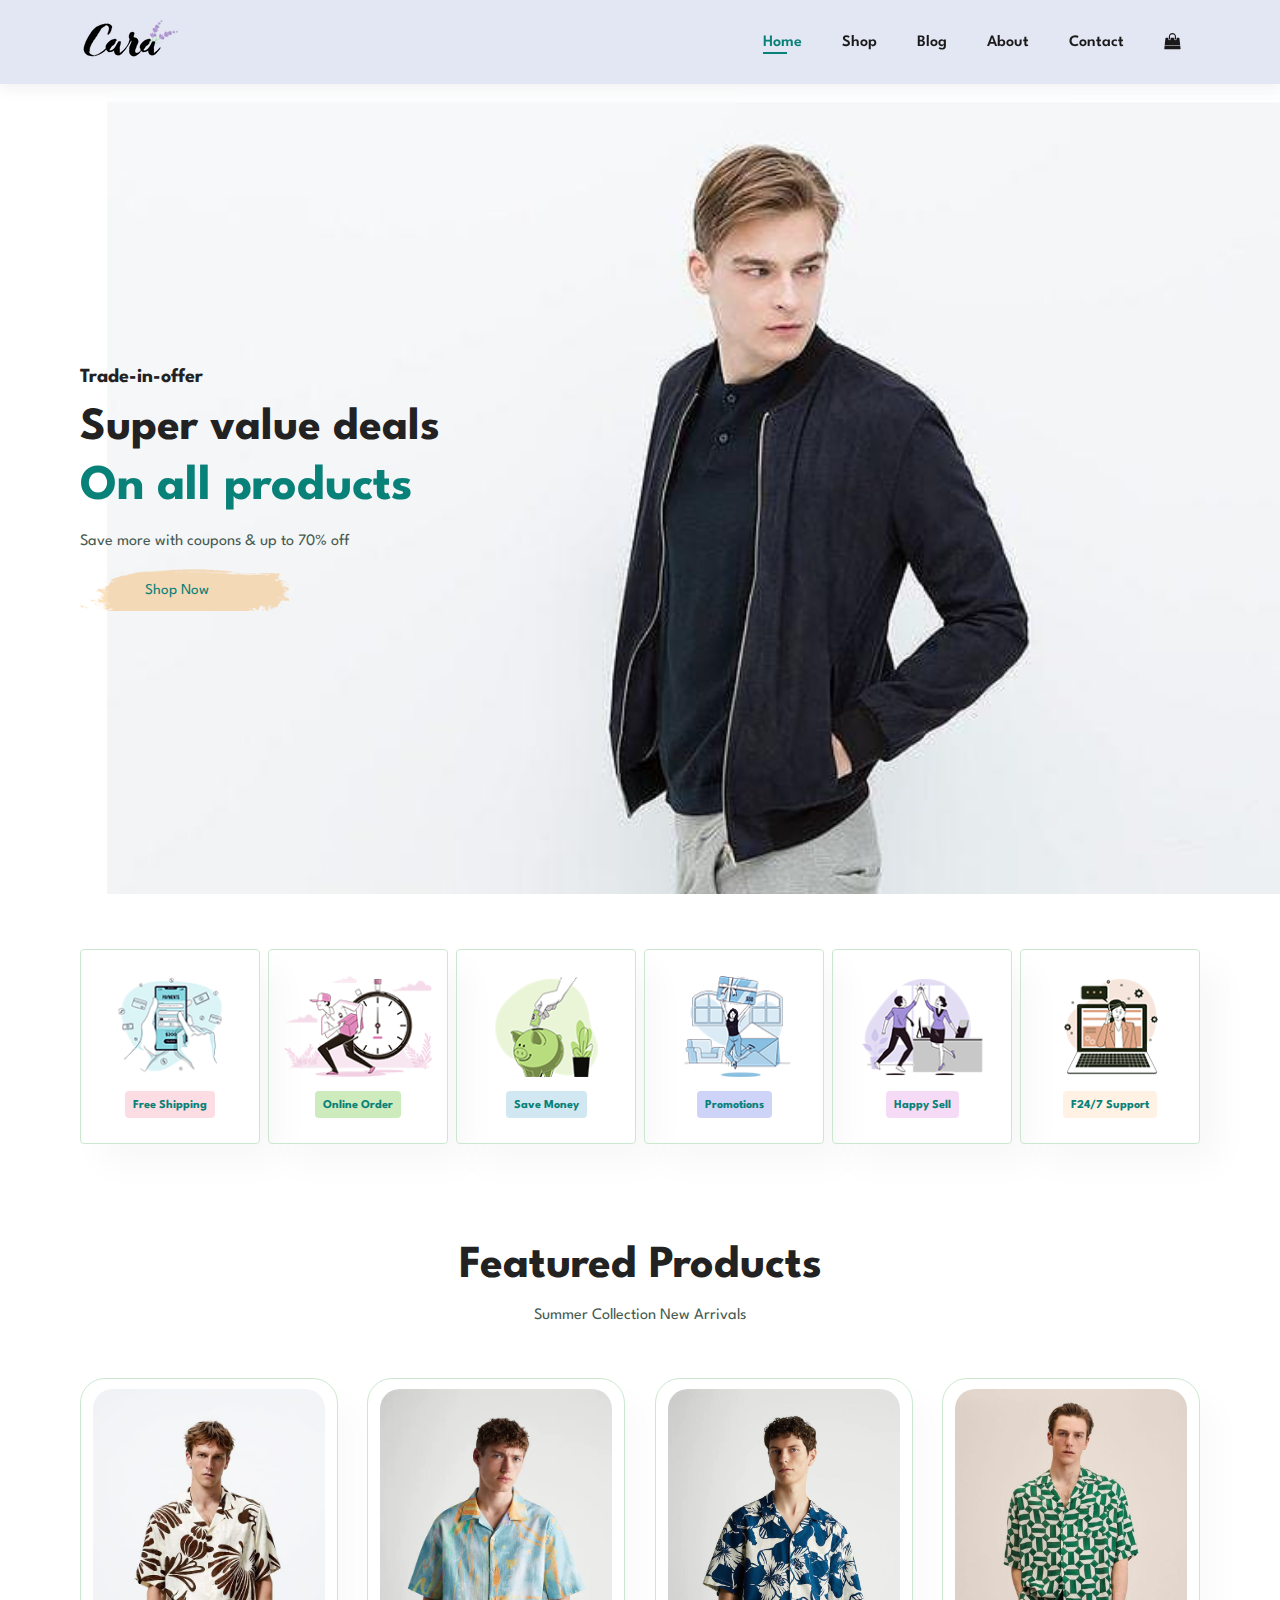
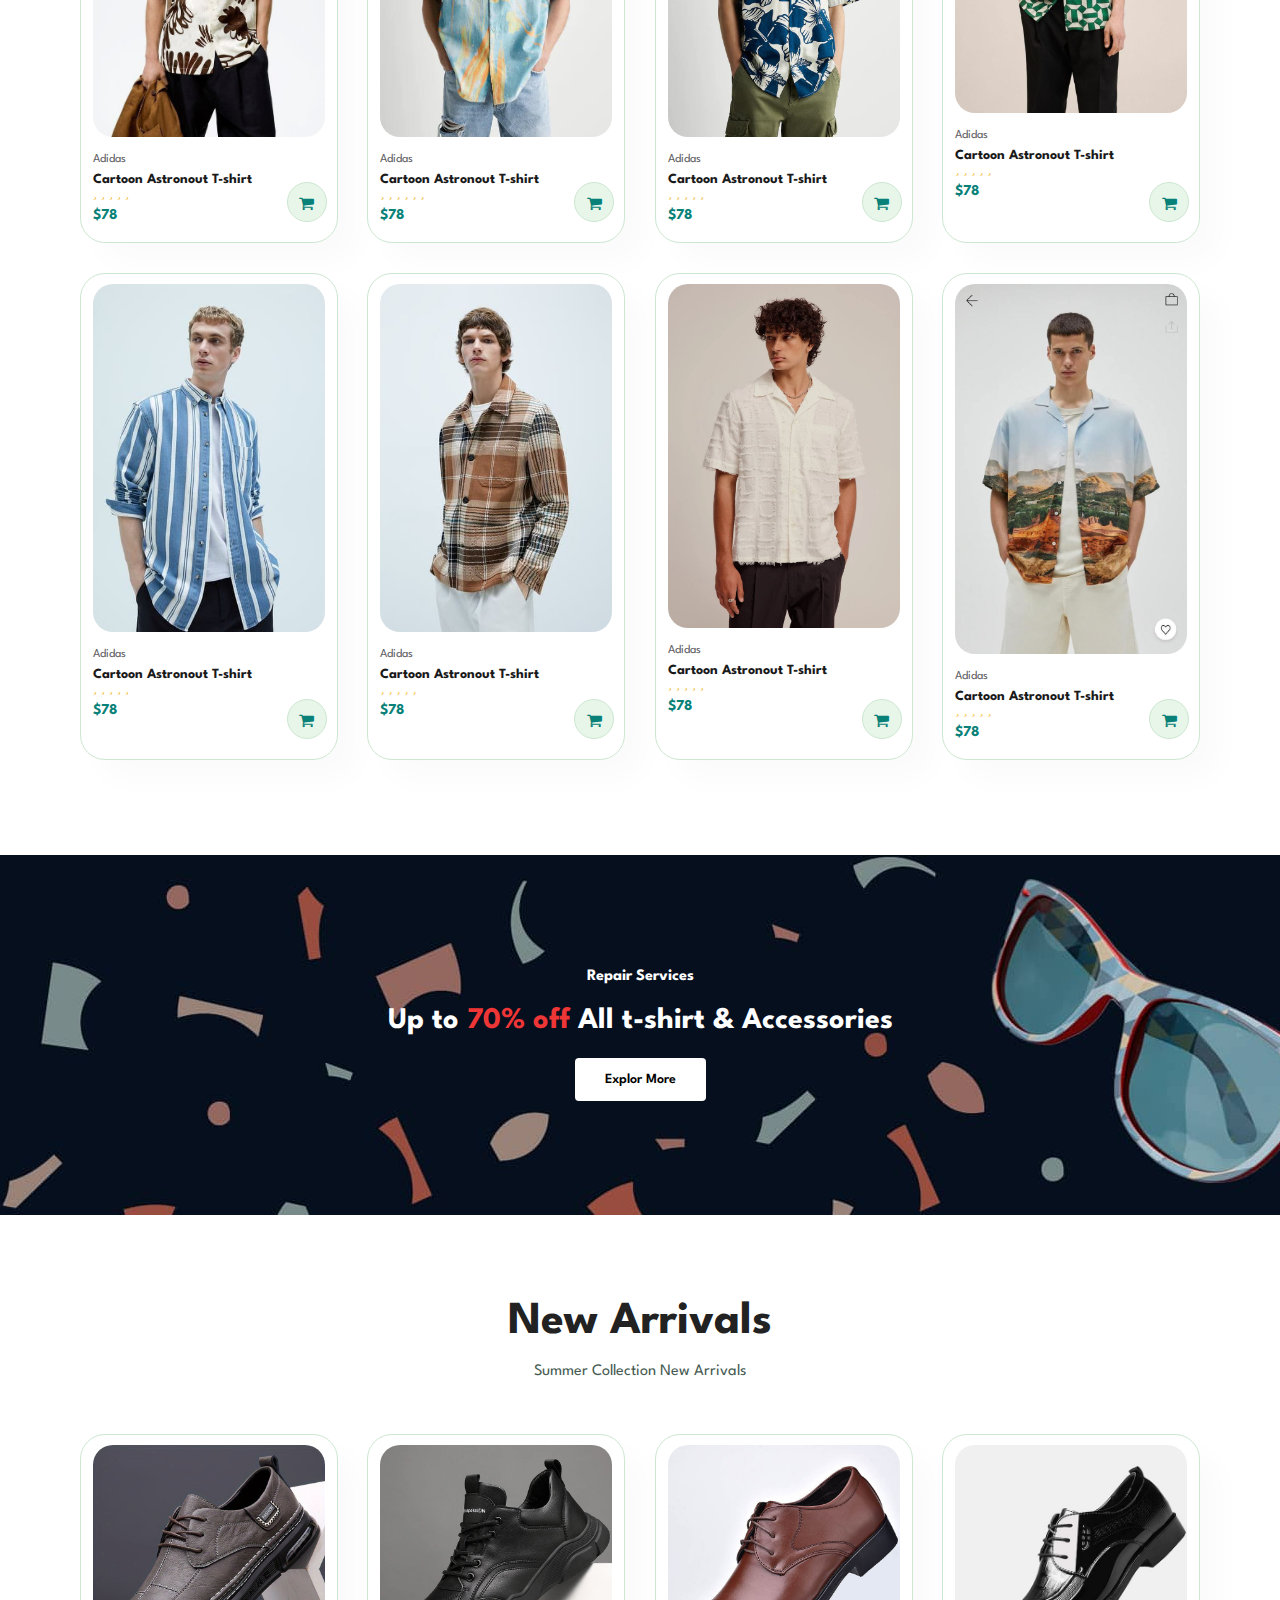
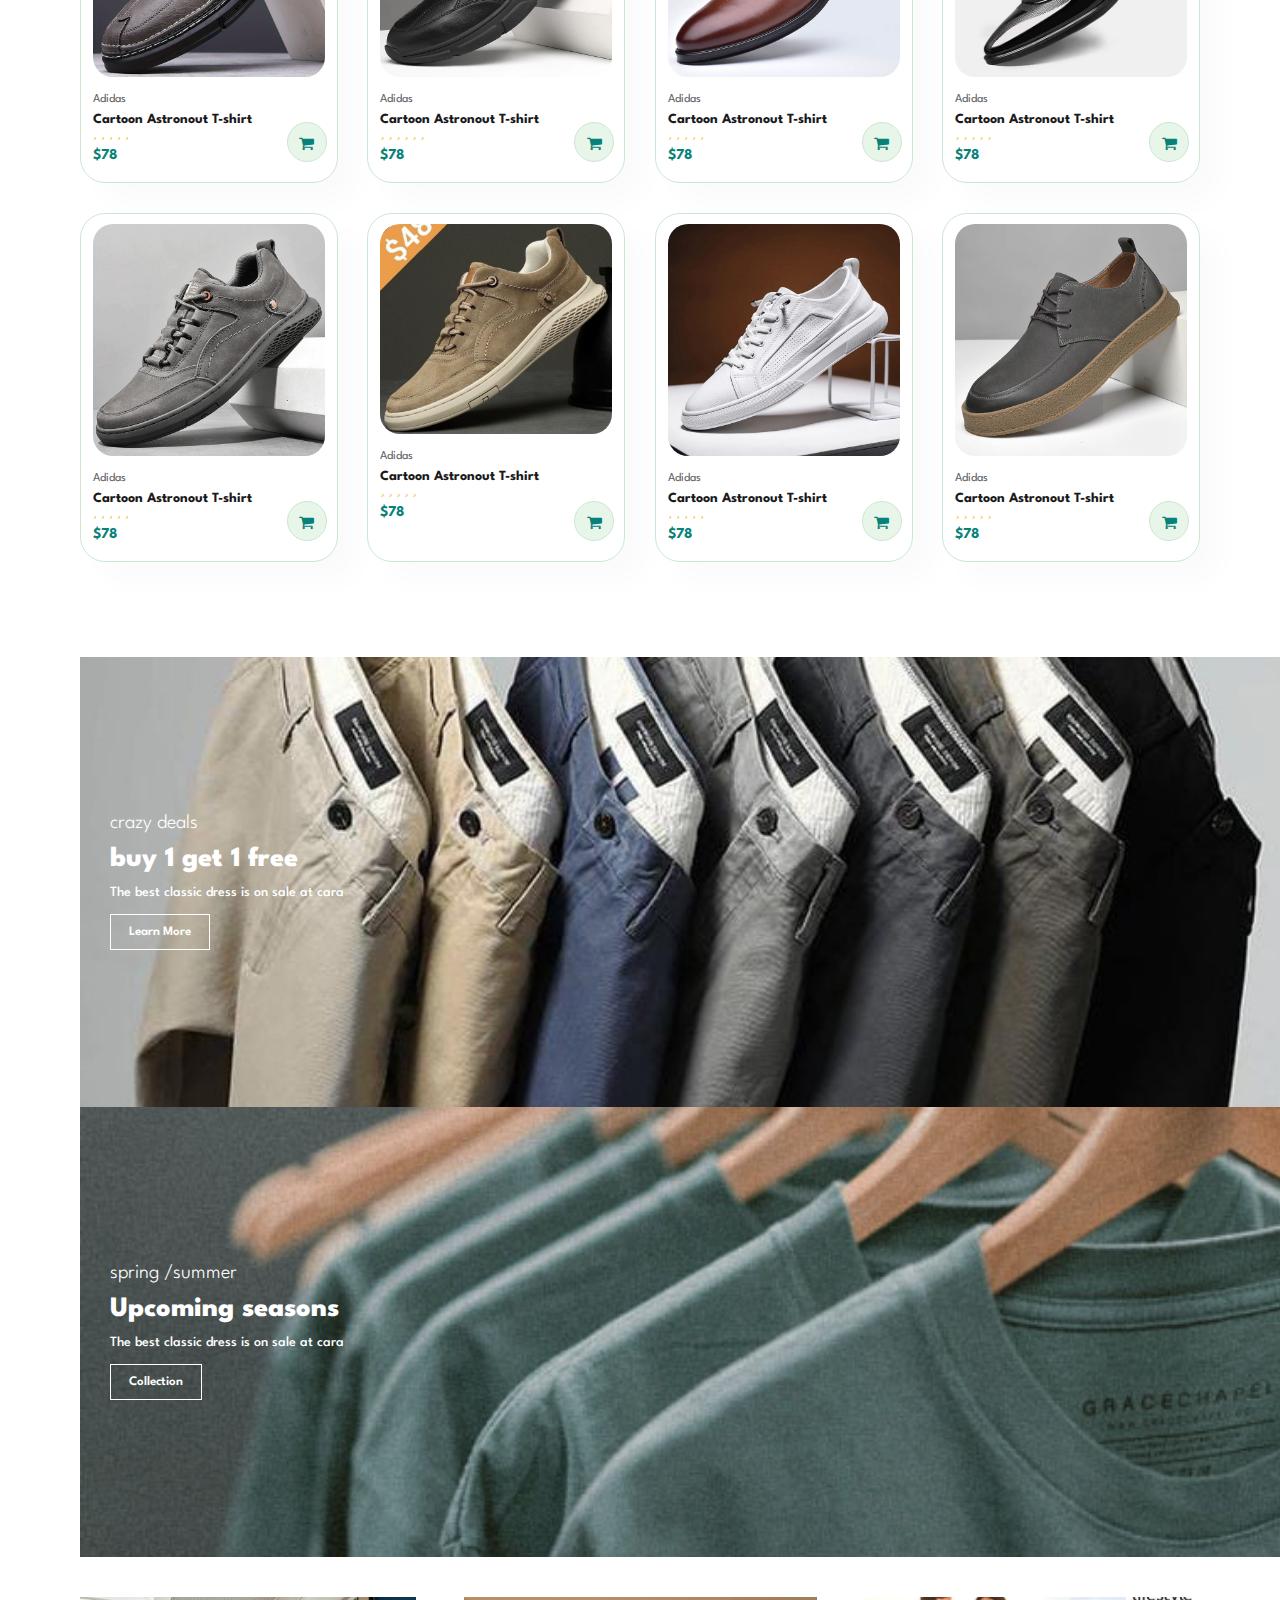
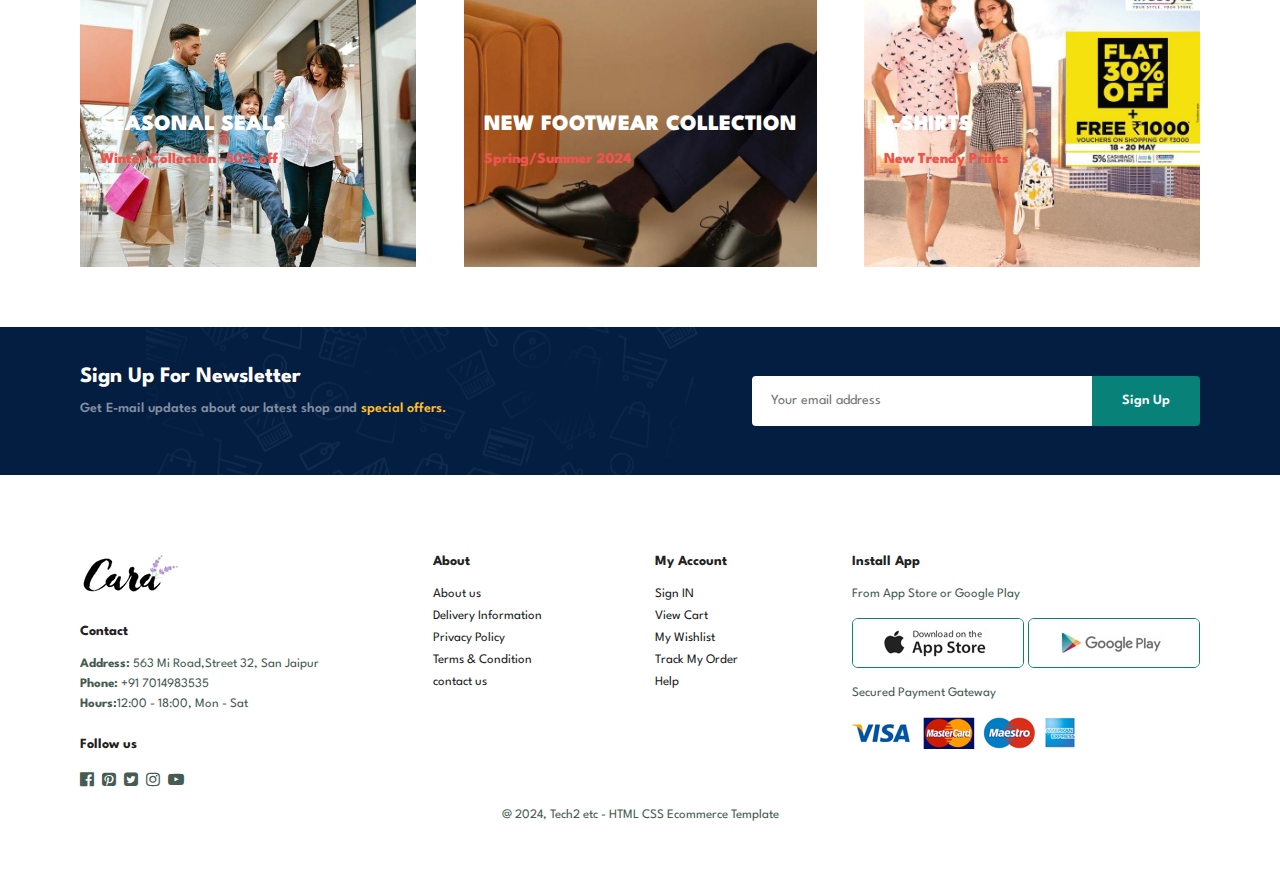
<file: Akshatt project/PROJECT/index.html>
<!DOCTYPE html>
<html lang="en">
<head>
    <meta charset="UTF-8">
    <meta name="viewport" content="width=device-width, initial-scale=1.0">
    <title> MY Ecommerce Website </title>
    <link rel="stylesheet" href="https://cdnjs.cloudflare.com/ajax/libs/font-awesome/4.7.0/css/font-awesome.min.css">
    <link rel="stylesheet" href="style.css">
</head>
<body>

    <section id="header">
        <a href="#"><img src="image/LOGO.png" class="logo" alt=""></a>
        <div>
            <ul id="navbar">
                <li><a class ="active" href="index.html">Home</a></li>
                <li><a href="shop.html">Shop</a></li>
                <li><a href="blog.html">Blog</a></li>
                <li><a href="about.html">About</a></li>
                <li><a href="contact.html">Contact</a></li>
                <li><a href="cart.html"><i class="fa fa-shopping-bag" aria-hidden="true">

                </i></a></li>
            </ul>
        </div>
    </section>

    <section id="hero">
        <h4>Trade-in-offer</h4>
        <h2>Super value deals</h2>
        <h1> On all products</h1>
        <p>Save more with coupons & up to 70% off</p>
        <button>Shop Now</button>
    </section>
    <section id="feature" class="section-p1">
         
        <div class="fe-box">
            <img src="image/f1.png" alt="">
            <h6> Free Shipping</h6>
        </div>
        <div class="fe-box">
            <img src="image/f2.png" alt="">
            <h6> Online Order</h6>
        </div>
        <div class="fe-box">
            <img src="image/f3.png" alt="">
            <h6> Save Money</h6>
        </div>
        <div class="fe-box">
            <img src="image/f4.png" alt="">
            <h6> Promotions</h6>
        </div>
        <div class="fe-box">
            <img src="image/f5.png" alt="">
            <h6> Happy Sell</h6>
        </div>
        <div class="fe-box">
            <img src="image/f6.png" alt="">
            <h6> F24/7 Support</h6>
        </div>
        
        </div>
    </section>
    <section id="products1" class="section-p1">
    <h2>Featured Products</h2>
    <p> Summer Collection New Arrivals</p>
    <div class="pro-container">
        <div class="pro">
            <img src="image/s1.jpg" alt="">
            <div class="des">
                <span>Adidas</span>
                <h5>Cartoon Astronout T-shirt</h5>
                <div class="star">
                <i class="fas fa-star"></i>
                <i class="fas fa-star"></i>
                <i class="fas fa-star"></i>
                <i class="fas fa-star"></i>
                <i class="fas fa-star"></i>
            </div>
            <h4>$78</h4>
            </div>
            <a href="#"><i class="fa fa-shopping-cart cart"></i></a>
        
        
    </div>
    <div class="pro">
        <img src="image/s3.jpg" alt="">
        <div class="des">
            <span>Adidas</span>
            <h5>Cartoon Astronout T-shirt</h5>
            <div class="star">
            <i class="fas fa-star"></i>
            <i class="fas fa-star"></i>
            <i class="fas fa-star"></i>
            <i class="fas fa-star"></i>
            <i class="fas fa-star"></i>
            <i class="fas fa-star"></i>
        </div>
        <h4>$78</h4>

    </div>
    <a href="#"><i class="fa fa-shopping-cart cart"></i></a>
    
</div>
<div class="pro">
    <img src="image/s2.jpg" alt="">
    <div class="des">
        <span>Adidas</span>
        <h5>Cartoon Astronout T-shirt</h5>
        <div class="star">
        <i class="fas fa-star"></i>
        <i class="fas fa-star"></i>
        <i class="fas fa-star"></i>
        <i class="fas fa-star"></i>
        <i class="fas fa-star"></i>
    </div>
    <h4>$78</h4>

</div>
<a href="#"><i class="fa fa-shopping-cart cart"></i></a>
</div>
<div class="pro">
    <img src="image/s4.jpg" alt="">
    <div class="des">
        <span>Adidas</span>
        <h5>Cartoon Astronout T-shirt</h5>
        <div class="star">
        <i class="fas fa-star"></i>
        <i class="fas fa-star"></i>
        <i class="fas fa-star"></i>
        <i class="fas fa-star"></i>
        <i class="fas fa-star"></i>
    </div>
    <h4>$78</h4>

</div>
<a href="#"><i class="fa fa-shopping-cart cart"></i></a>
</div>
<div class="pro">
    <img src="image/s5.jpg" alt="">
    <div class="des">
        <span>Adidas</span>
        <h5>Cartoon Astronout T-shirt</h5>
        <div class="star">
        <i class="fas fa-star"></i>
        <i class="fas fa-star"></i>
        <i class="fas fa-star"></i>
        <i class="fas fa-star"></i>
        <i class="fas fa-star"></i>
    </div>
    <h4>$78</h4>

</div>
<a href="#"><i class="fa fa-shopping-cart cart"></i></a>
</div>
<div class="pro">
    <img src="image/s6.jpg" alt="">
    <div class="des">
        <span>Adidas</span>
        <h5>Cartoon Astronout T-shirt</h5>
        <div class="star">
        <i class="fas fa-star"></i>
        <i class="fas fa-star"></i>
        <i class="fas fa-star"></i>
        <i class="fas fa-star"></i>
        <i class="fas fa-star"></i>
    </div>
    <h4>$78</h4>
    </div>
    
    <a href="#"><i class="fa fa-shopping-cart cart"></i></a>
</div>

    <div class="pro">
        <img src="image/s7.jpg" alt="">
        <div class="des">
            <span>Adidas</span>
            <h5>Cartoon Astronout T-shirt</h5>
            <div class="star">
            <i class="fas fa-star"></i>
            <i class="fas fa-star"></i>
            <i class="fas fa-star"></i>
            <i class="fas fa-star"></i>
            <i class="fas fa-star"></i>
        </div>
        <h4>$78</h4>

    </div>

    <a href="#"><i class="fa fa-shopping-cart cart"></i></a>
</div>

<div class="pro">
    <img src="image/s8.jpg" alt="">
    <div class="des">
        <span>Adidas</span>
        <h5>Cartoon Astronout T-shirt</h5>
        <div class="star">
        <i class="fas fa-star"></i>
        <i class="fas fa-star"></i>
        <i class="fas fa-star"></i>
        <i class="fas fa-star"></i>
        <i class="fas fa-star"></i>
    </div>
    <h4>$78</h4>
</div>
<a href="#"><i class="fa fa-shopping-cart cart"></i></a>
</div>
</div>





    </section>
    <section id="banner"class="section-m1">
        <h4>Repair Services</h4>
        <h2> Up to <span>70% off</span> All  t-shirt & Accessories</h2>
        <button class="normal"> Explor More</button>
        </section>
        <section id="products1" class="section-p1">
            <h2>New Arrivals</h2>
            <p> Summer Collection New Arrivals</p>
            <div class="pro-container">
                <div class="pro">
                    <img src="image/t1.jpg" alt="">
                    <div class="des">
                        <span>Adidas</span>
                        <h5>Cartoon Astronout T-shirt</h5>
                        <div class="star">
                        <i class="fas fa-star"></i>
                        <i class="fas fa-star"></i>
                        <i class="fas fa-star"></i>
                        <i class="fas fa-star"></i>
                        <i class="fas fa-star"></i>
                    </div>
                    <h4>$78</h4>
                    </div>
                    <a href="#"><i class="fa fa-shopping-cart cart"></i></a>
                
            </div>
            <div class="pro">
                <img src="image/t2.jpg" alt="">
                <div class="des">
                    <span>Adidas</span>
                    <h5>Cartoon Astronout T-shirt</h5>
                    <div class="star">
                    <i class="fas fa-star"></i>
                    <i class="fas fa-star"></i>
                    <i class="fas fa-star"></i>
                    <i class="fas fa-star"></i>
                    <i class="fas fa-star"></i>
                    <i class="fas fa-star"></i>
                </div>
                <h4>$78</h4>
        
            </div>
            <a href="#"><i class="fa fa-shopping-cart cart"></i></a>
        </div>
        <div class="pro">
            <img src="image/t3.jpg" alt="">
            <div class="des">
                <span>Adidas</span>
                <h5>Cartoon Astronout T-shirt</h5>
                <div class="star">
                <i class="fas fa-star"></i>
                <i class="fas fa-star"></i>
                <i class="fas fa-star"></i>
                <i class="fas fa-star"></i>
                <i class="fas fa-star"></i>
            </div>
            <h4>$78</h4>
        
        </div>
        <a href="#"><i class="fa fa-shopping-cart cart"></i></a>
        </div>
        <div class="pro">
            <img src="image/t4.jpg" alt="">
            <div class="des">
                <span>Adidas</span>
                <h5>Cartoon Astronout T-shirt</h5>
                <div class="star">
                <i class="fas fa-star"></i>
                <i class="fas fa-star"></i>
                <i class="fas fa-star"></i>
                <i class="fas fa-star"></i>
                <i class="fas fa-star"></i>
            </div>
            <h4>$78</h4>
        
        </div>
        <a href="#"><i class="fa fa-shopping-cart cart"></i></a>
        </div>
        <div class="pro">
            <img src="image/t5.jpg" alt="">
            <div class="des">
                <span>Adidas</span>
                <h5>Cartoon Astronout T-shirt</h5>
                <div class="star">
                <i class="fas fa-star"></i>
                <i class="fas fa-star"></i>
                <i class="fas fa-star"></i>
                <i class="fas fa-star"></i>
                <i class="fas fa-star"></i>
            </div>
            <h4>$78</h4>
        
        </div>
        <a href="#"><i class="fa fa-shopping-cart cart"></i></a>
        
        
        </div>
        <div class="pro">
            <img src="image/t6.jpg" alt="">
            <div class="des">
                <span>Adidas</span>
                <h5>Cartoon Astronout T-shirt</h5>
                <div class="star">
                <i class="fas fa-star"></i>
                <i class="fas fa-star"></i>
                <i class="fas fa-star"></i>
                <i class="fas fa-star"></i>
                <i class="fas fa-star"></i>
            </div>
            <h4>$78</h4>
            </div>
            
            <a href="#"><i class="fa fa-shopping-cart cart"></i></a>
        </div>
        
            <div class="pro">
                <img src="image/t7.jpg" alt="">
                <div class="des">
                    <span>Adidas</span>
                    <h5>Cartoon Astronout T-shirt</h5>
                    <div class="star">
                    <i class="fas fa-star"></i>
                    <i class="fas fa-star"></i>
                    <i class="fas fa-star"></i>
                    <i class="fas fa-star"></i>
                    <i class="fas fa-star"></i>
                </div>
                <h4>$78</h4>
        
            </div>
        
            <a href="#"><i class="fa fa-shopping-cart cart"></i></a>
        </div>
        
        <div class="pro">
            <img src="image/t8.jpg" alt="">
            <div class="des">
                <span>Adidas</span>
                <h5>Cartoon Astronout T-shirt</h5>
                <div class="star">
                <i class="fas fa-star"></i>
                <i class="fas fa-star"></i>
                <i class="fas fa-star"></i>
                <i class="fas fa-star"></i>
                <i class="fas fa-star"></i>
            </div>
            <h4>$78</h4>
        </div>
        <a href="#"><i class="fa fa-shopping-cart cart"></i></a>
        </div>
        </div>
        
        
        
        
        
            </section>
            <section id="sm-banner" class="section-p1">
                <div class="banner-box">
                    <h4>crazy deals</h4>
                    <h2>buy 1 get 1 free</h2>
                    <span>The best classic dress is on sale at cara</span>
                    <button class="white">Learn More</button>
                </div>
                <div class="banner-box banner-box2">
                    <h4>spring /summer</summer></h4>
                    <h2>Upcoming seasons</h2>
                    <span>The best classic dress is on sale at cara</span>
                    <button class="white">Collection</button>
                </div>
            </section>
            <section id="banner3">
                <div class="banner-box">
                        <h2>SEASONAL SEALS</h2>
                    <h3>Winter Collection -50% off</h3>
                </div>
                <div class="banner-box banner-box2">
                    <h2>NEW FOOTWEAR COLLECTION</h2>
                <h3>Spring/Summer 2024</h3>
            </div>
            <div class="banner-box banner-box3">
                <h2>T-SHIRTS</h2>
            <h3>New Trendy Prints</h3>
        </div>
            </section>
            <section id="newsletter" class="section-p1  section-m1">
                <div class="newstext">
                    <h4>Sign Up For Newsletter</h4>
                    <p>Get E-mail updates about our latest shop and <span>special offers.</span></p>
                </div>
                <div class="form">
                    <input type="text" placeholder="Your email address">
                    <button class="normal">Sign Up</button>
                </div>
            </section>
            <footer class="section-p1">
                <div class="col">
                    <img  class="LOGO" src="image/LOGO.png" alt="">
                    <h4>Contact</h4>
                    <p><strong>Address:</strong> 563 Mi Road,Street 32, San Jaipur</p>
                    <p><strong>Phone:</strong> +91 7014983535</p>
                    <p><strong>Hours:</strong>12:00 - 18:00, Mon - Sat</p>
                    <div class="follow">
                        <h4>Follow us</h4>
                        <div class="icon">
                            <i class="fa fa-facebook-official"></i>
                            <i class="fa fa-pinterest-square"></i>
                            <i class="fa fa-twitter-square"></i>
                            <i class="fa fa-instagram"></i>
                            <i class="fa fa-youtube-play"></i>
                        </div>
                    </div>

                </div>
                <div class="col">
                    <h4>About</h4>
                    <a href="#">About us</a>
                    <a href="#">Delivery Information</a>
                    <a href="#">Privacy Policy</a>
                    <a href="#">Terms & Condition</a>
                    <a href="#">contact us</a>
                </div>
                <div class="col">
                    <h4>My Account</h4>
                    <a href="#">Sign IN</a>
                    <a href="#">View Cart</a>
                    <a href="#">My Wishlist</a>
                    <a href="#">Track My Order</a>
                    <a href="#">Help</a>
                </div>
                <div class="col install">
                    <h4>Install App</h4>
                    <p>From App Store or Google Play</p>
                    <div class="row">
                        <img src="image/app.jpg" alt="">
                        <img src="image/play.jpg" alt="">

                    </div>
                    <p>Secured Payment Gateway</p> 
                    <img src="image/pay.png" alt="">

                </div>
                <div class="copyright">
                    <p>@ 2024, Tech2 etc - HTML CSS Ecommerce Template </p>
                </div>

            </footer>



</body>
</html>
</file>
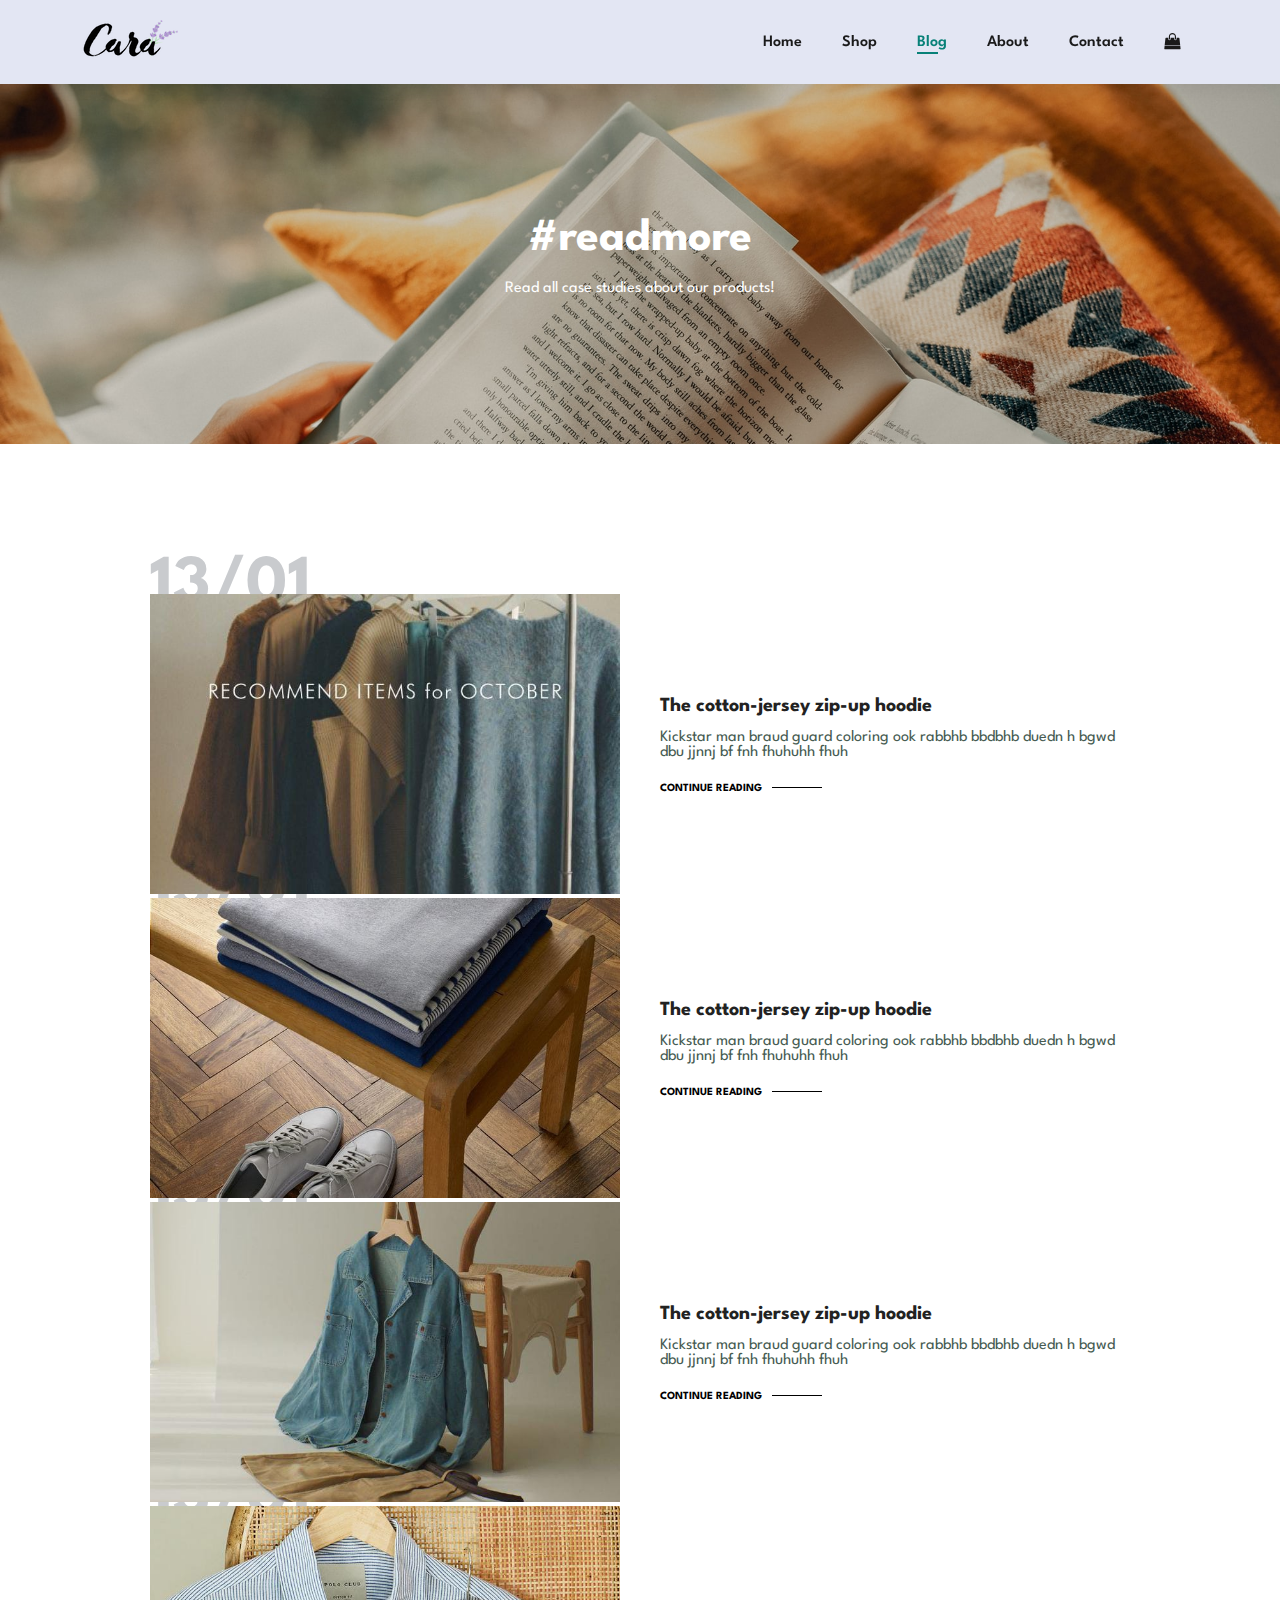
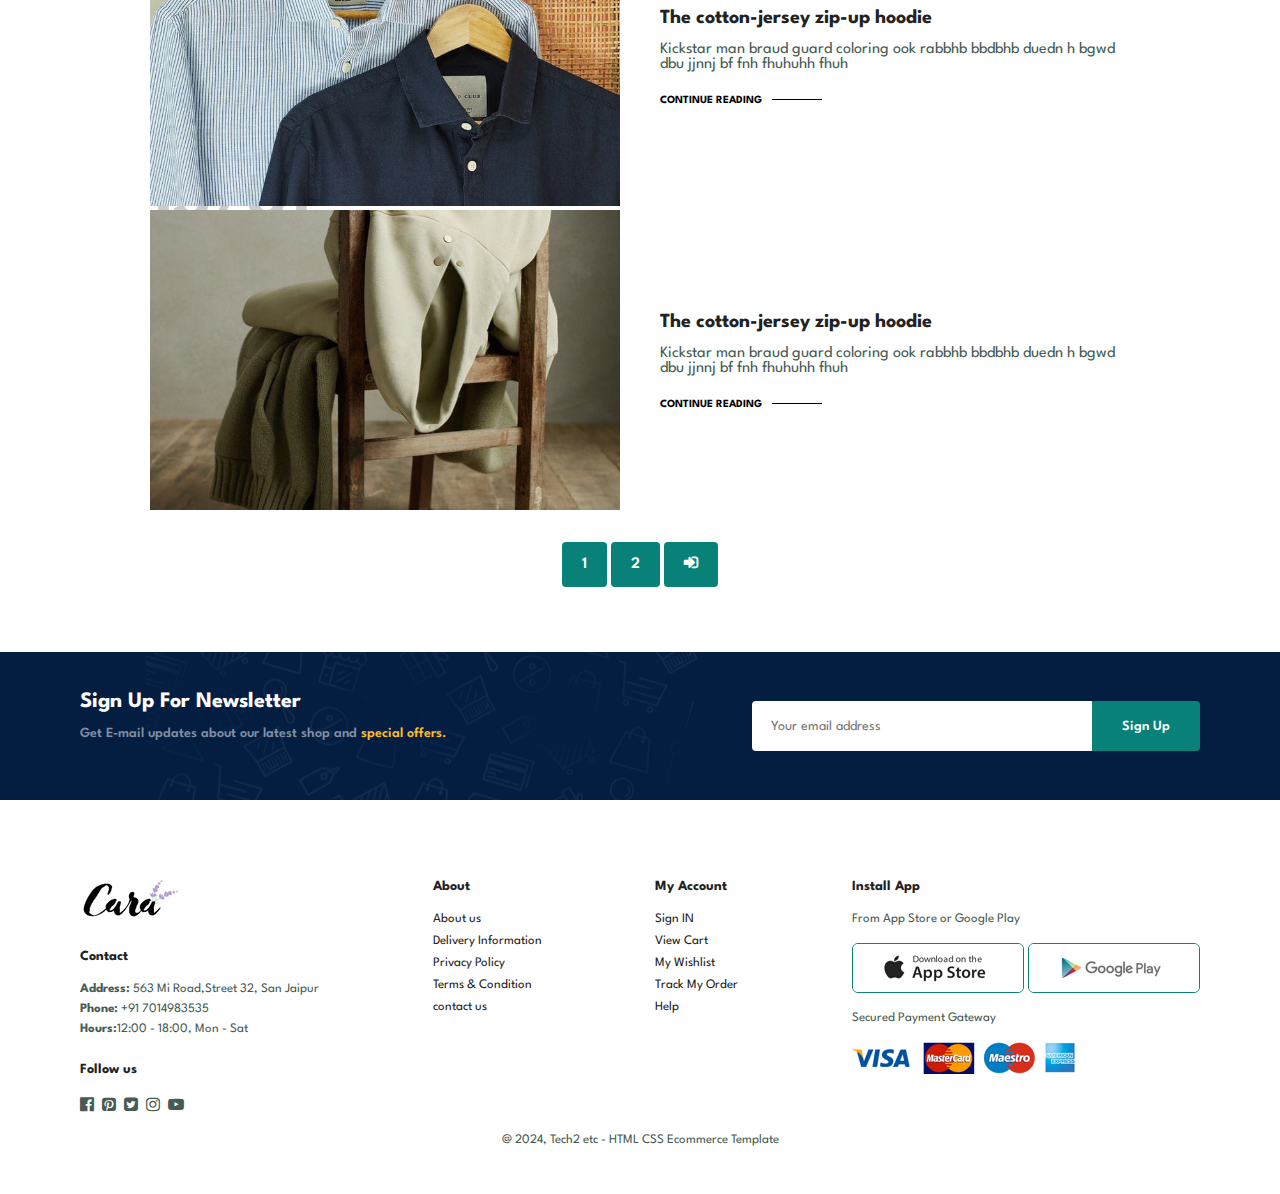
<file: Akshatt project/PROJECT/blog.html>
<!DOCTYPE html>
<html lang="en">
<head>
    <meta charset="UTF-8">
    <meta name="viewport" content="width=device-width, initial-scale=1.0">
    <title> MY Ecommerce Website </title>
    <link rel="stylesheet" href="https://cdnjs.cloudflare.com/ajax/libs/font-awesome/4.7.0/css/font-awesome.min.css">
    <link rel="stylesheet" href="style.css">
</head>
<body>

    <section id="header">
        <a href="#"><img src="image/LOGO.png" class="logo" alt=""></a>
        <div>
            <ul id="navbar">
                <li><a href="index.html">Home</a></li>
                <li><a href="shop.html">Shop</a></li>
                <li><a  class="active" href="blog.html">Blog</a></li>
                <li><a href="about.html">About</a></li>
                <li><a href="contact.html">Contact</a></li>
                <li><a href="cart.html"><i class="fa fa-shopping-bag" aria-hidden="true">

                </i></a></li>
            </ul>
        </div>
    </section>

    <section id="page-header" class="blog-header">
        <h2>#readmore</h2>

        
        <p>Read all case studies about our products!</p>
        
    </section>
      
        <section id="blog">

            <div class="blog-box">
                <div class="blog-img">
                    <img src="image/bb1.jpg" alt="">


                </div>
                <div class="blog-details">
                    <h4> The cotton-jersey zip-up hoodie</h4>
                    <p> Kickstar man braud guard coloring ook  rabbhb bbdbhb duedn h bgwd dbu  jjnnj bf fnh fhuhuhh fhuh </p>
                    <a href="#">CONTINUE READING</a>
                </div>
                <H1>13/01</H1>
            </div>
            
            <div class="blog-box">
                <div class="blog-img">
                    <img src="image/bb2.jpg" alt="">


                </div>
                <div class="blog-details">
                    <h4> The cotton-jersey zip-up hoodie</h4>
                    <p> Kickstar man braud guard coloring ook  rabbhb bbdbhb duedn h bgwd dbu  jjnnj bf fnh fhuhuhh fhuh </p>
                    <a href="#">CONTINUE READING</a>
                </div>
                <H1>13/01</H1>
            </div>
            
            <div class="blog-box">
                <div class="blog-img">
                    <img src="image/bb3.jpg" alt="">


                </div>
                <div class="blog-details">
                    <h4> The cotton-jersey zip-up hoodie</h4>
                    <p> Kickstar man braud guard coloring ook  rabbhb bbdbhb duedn h bgwd dbu  jjnnj bf fnh fhuhuhh fhuh </p>
                    <a href="#">CONTINUE READING</a>
                </div>
                <H1>13/01</H1>
            </div>
            
            <div class="blog-box">
                <div class="blog-img">
                    <img src="image/bb4.jpg" alt="">


                </div>
                <div class="blog-details">
                    <h4> The cotton-jersey zip-up hoodie</h4>
                    <p> Kickstar man braud guard coloring ook  rabbhb bbdbhb duedn h bgwd dbu  jjnnj bf fnh fhuhuhh fhuh </p>
                    <a href="#">CONTINUE READING</a>
                </div>
                <H1>13/01</H1>
            </div>
            
            <div class="blog-box">
                <div class="blog-img">
                    <img src="image/bb6.jpg" alt="">


                </div>
                <div class="blog-details">
                    <h4> The cotton-jersey zip-up hoodie</h4>
                    <p> Kickstar man braud guard coloring ook  rabbhb bbdbhb duedn h bgwd dbu  jjnnj bf fnh fhuhuhh fhuh </p>
                    <a href="#">CONTINUE READING</a>
                </div>
                <h1>13/01</h1>
                </div>
        </section>
        

        
        

        
        
        
        
    
    
            <section id="pagination" class="section-p1">
                <a href"#">1</a>
                <a href"#">2</a>
                <a href"#"><i class="fa fa-sign-in"></i></a>
            </section>
          
            
            <section id="newsletter" class="section-p1  section-m1">
                <div class="newstext">
                    <h4>Sign Up For Newsletter</h4>
                    <p>Get E-mail updates about our latest shop and <span>special offers.</span></p>
                </div>
                <div class="form">
                    <input type="text" placeholder="Your email address">
                    <button class="normal">Sign Up</button>
                </div>
            </section>
            <footer class="section-p1">
                <div class="col">
                    <img  class="LOGO" src="image/LOGO.png" alt="">
                    <h4>Contact</h4>
                    <p><strong>Address:</strong> 563 Mi Road,Street 32, San Jaipur</p>
                    <p><strong>Phone:</strong> +91 7014983535</p>
                    <p><strong>Hours:</strong>12:00 - 18:00, Mon - Sat</p>
                    <div class="follow">
                        <h4>Follow us</h4>
                        <div class="icon">
                            <i class="fa fa-facebook-official"></i>
                            <i class="fa fa-pinterest-square"></i>
                            <i class="fa fa-twitter-square"></i>
                            <i class="fa fa-instagram"></i>
                            <i class="fa fa-youtube-play"></i>
                        </div>
                    </div>

                </div>
                <div class="col">
                    <h4>About</h4>
                    <a href="#">About us</a>
                    <a href="#">Delivery Information</a>
                    <a href="#">Privacy Policy</a>
                    <a href="#">Terms & Condition</a>
                    <a href="#">contact us</a>
                </div>
                <div class="col">
                    <h4>My Account</h4>
                    <a href="#">Sign IN</a>
                    <a href="#">View Cart</a>
                    <a href="#">My Wishlist</a>
                    <a href="#">Track My Order</a>
                    <a href="#">Help</a>
                </div>
                <div class="col install">
                    <h4>Install App</h4>
                    <p>From App Store or Google Play</p>
                    <div class="row">
                        <img src="image/app.jpg" alt="">
                        <img src="image/play.jpg" alt="">

                    </div>
                    <p>Secured Payment Gateway</p> 
                    <img src="image/pay.png" alt="">

                </div>
                <div class="copyright">
                    <p>@ 2024, Tech2 etc - HTML CSS Ecommerce Template </p>
                </div>

            </footer>



</body>
</html>
</file>
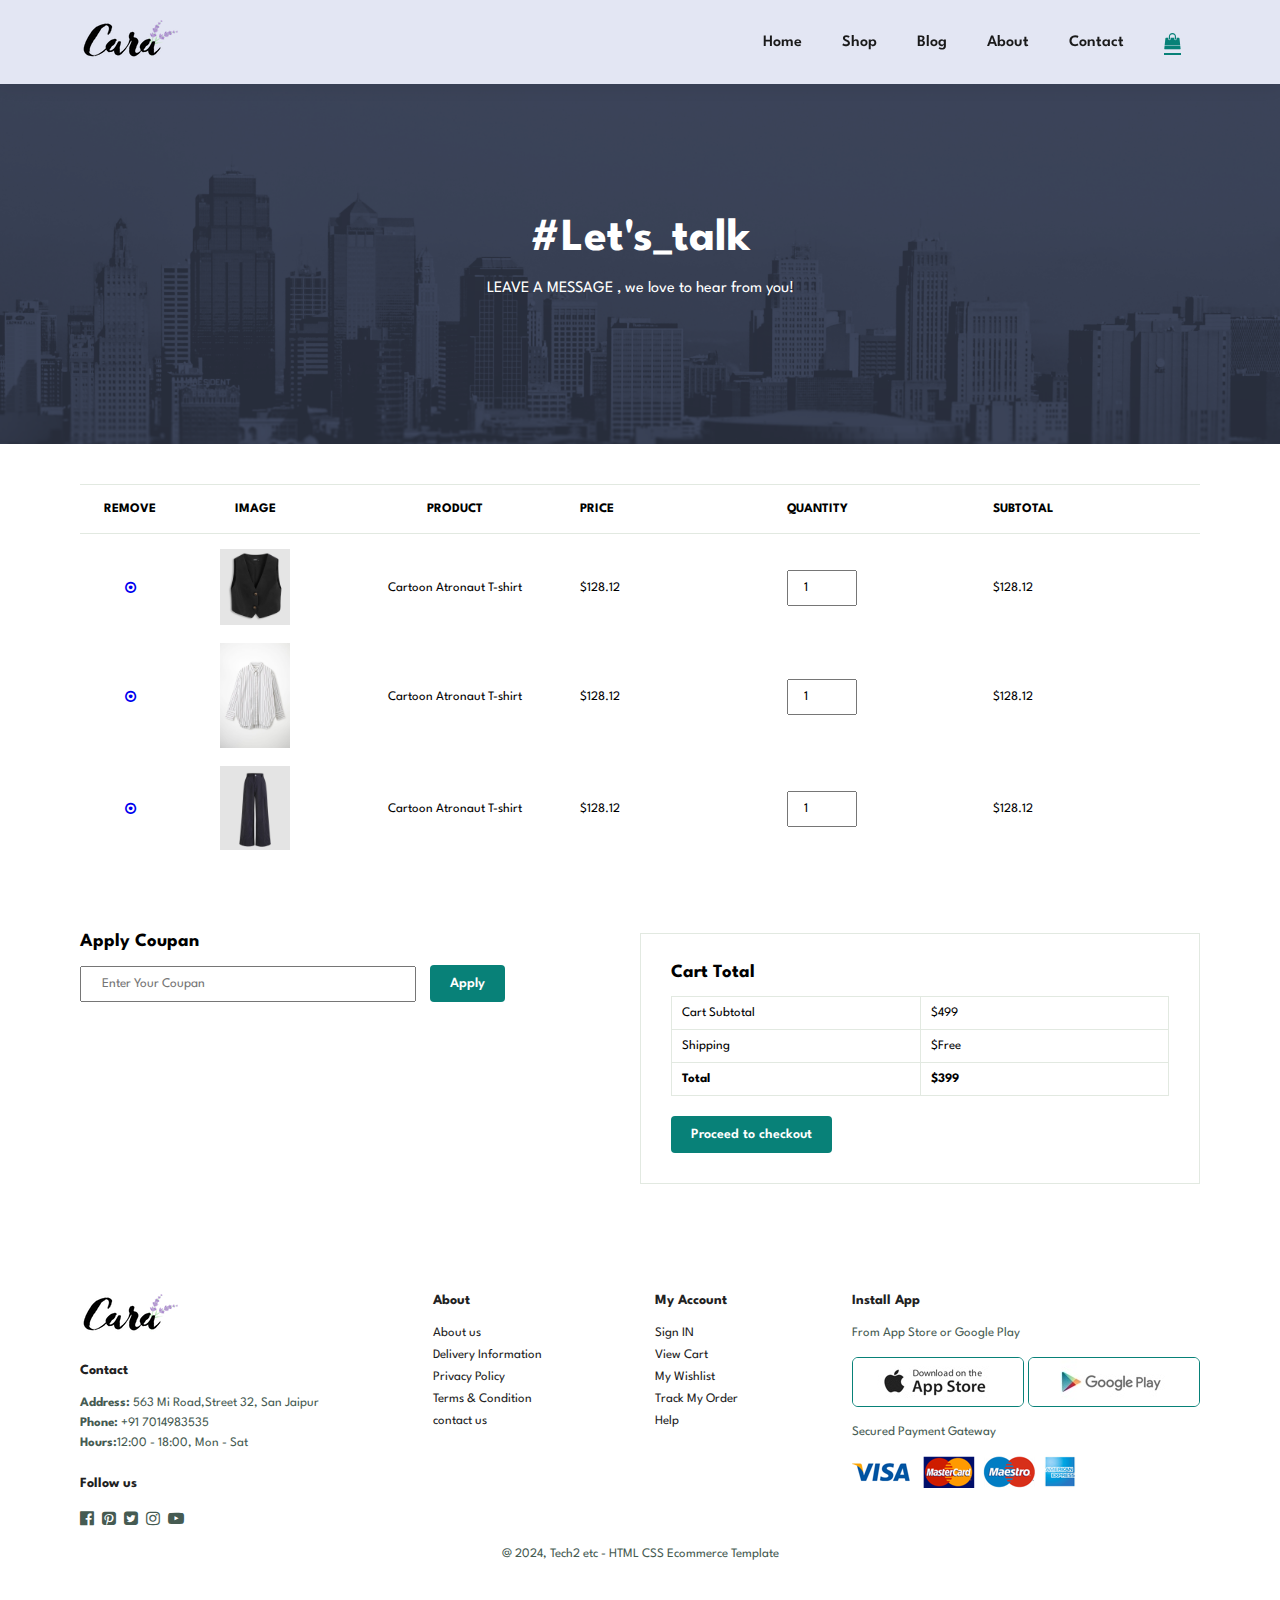
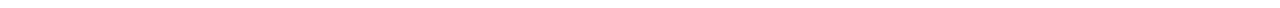
<file: Akshatt project/PROJECT/cart.html>
<!DOCTYPE html>
<html lang="en">
<head>
    <meta charset="UTF-8">
    <meta name="viewport" content="width=device-width, initial-scale=1.0">
    <title> MY Ecommerce Website </title>
    <link rel="stylesheet" href="https://cdnjs.cloudflare.com/ajax/libs/font-awesome/4.7.0/css/font-awesome.min.css">
    <link rel="stylesheet" href="style.css">
</head>
<body>

    <section id="header">
        <a href="#"><img src="image/LOGO.png" class="logo" alt=""></a>
        <div>
            <ul id="navbar">
                <li><a href="index.html">Home</a></li>
                <li><a href="shop.html">Shop</a></li>
                <li><a  href="blog.html">Blog</a></li>
                <li><a href="about.html">About</a></li>
                <li><a href="contact.html">Contact</a></li>
                <li><a  class="active"href="cart.html"><i class="fa fa-shopping-bag" aria-hidden="true">

                </i></a></li>
            </ul>
        </div>
    </section>

    <section id="page-header" class="about-header">
        <h2>#Let's_talk</h2>

        
        <p>LEAVE A MESSAGE , we love to hear from you!</p>
        
    </section>
    <section id="cart" class="section-p1">
        <table width="100%">
            <thead>
                <tr>
                   
                    <td>Remove</td>
                    <td>Image</td>
                    <td>Product</td>
                    <td>Price</td>
                    <td>Quantity</td>
                    <td>subtotal</td>
                </tr>
            </thead>
            <tbody> 
                <tr> 
                    <td><a href="#"><i class="fa fa-dot-circle-o"></i></a></td>
                    <td><img src="image/o1.jpg" alt=""</td>
                    <td>Cartoon Atronaut T-shirt</td>
                    <td>$128.12</td>
                    <td><input type="number" value="1"</td>
                    <td>$128.12</tb>
                </tr>
                <tr> 
                    <td><a href="#"><i class="fa fa-dot-circle-o"></i></a></td>
                    <td><img src="image/o2.jpg" alt=""</td>
                    <td>Cartoon Atronaut T-shirt</td>
                    <td>$128.12</td>
                    <td><input type="number" value="1"</td>
                    <td>$128.12</tb>
                </tr>
                <tr> 
                    <td><a href="#"><i class="fa fa-dot-circle-o"></i></a></td>
                    <td><img src="image/o3.jpg" alt=""</td>
                    <td>Cartoon Atronaut T-shirt</td>
                    <td>$128.12</td>
                    <td><input type="number" value="1"</td>
                    <td>$128.12</tb>
                </tr>
                </tr>


            </tbody>

        </table>
    </section>

    <section id="cart-add" class="section-p1">
        <div id="coupan">
            <h3>Apply Coupan</h3>
            <div>
                <input type="text" placeholder="Enter Your Coupan">
                <button class="normal">Apply</button>

            </div>
        </div>
        <div id="subtotal">
            <h3>Cart Total</h3>
            <table>
                <tr>
                    <td>Cart Subtotal</td>
                    <td>$499</td>
                </tr>
                <tr>
                    <td>Shipping</td>
                    <td>$Free</td>

                </tr>

                <tr>
                    <td><strong>Total</strong></td>
                    <td><strong>$399</strong></td>
                </tr>
            </table>
            <button class="normal">Proceed to checkout</button>
        </div>
    </section>
    

            <footer class="section-p1">
                <div class="col">
                    <img  class="LOGO" src="image/LOGO.png" alt="">
                    <h4>Contact</h4>
                    <p><strong>Address:</strong> 563 Mi Road,Street 32, San Jaipur</p>
                    <p><strong>Phone:</strong> +91 7014983535</p>
                    <p><strong>Hours:</strong>12:00 - 18:00, Mon - Sat</p>
                    <div class="follow">
                        <h4>Follow us</h4>
                        <div class="icon">
                            <i class="fa fa-facebook-official"></i>
                            <i class="fa fa-pinterest-square"></i>
                            <i class="fa fa-twitter-square"></i>
                            <i class="fa fa-instagram"></i>
                            <i class="fa fa-youtube-play"></i>
                        </div>
                    </div>

                </div>
                <div class="col">
                    <h4>About</h4>
                    <a href="#">About us</a>
                    <a href="#">Delivery Information</a>
                    <a href="#">Privacy Policy</a>
                    <a href="#">Terms & Condition</a>
                    <a href="#">contact us</a>
                </div>
                <div class="col">
                    <h4>My Account</h4>
                    <a href="#">Sign IN</a>
                    <a href="#">View Cart</a>
                    <a href="#">My Wishlist</a>
                    <a href="#">Track My Order</a>
                    <a href="#">Help</a>
                </div>
                <div class="col install">
                    <h4>Install App</h4>
                    <p>From App Store or Google Play</p>
                    <div class="row">
                        <img src="image/app.jpg" alt="">
                        <img src="image/play.jpg" alt="">

                    </div>
                    <p>Secured Payment Gateway</p> 
                    <img src="image/pay.png" alt="">

                </div>
                <div class="copyright">
                    <p>@ 2024, Tech2 etc - HTML CSS Ecommerce Template </p>
                </div>

            </footer>

        </body>
        </html>
</file>
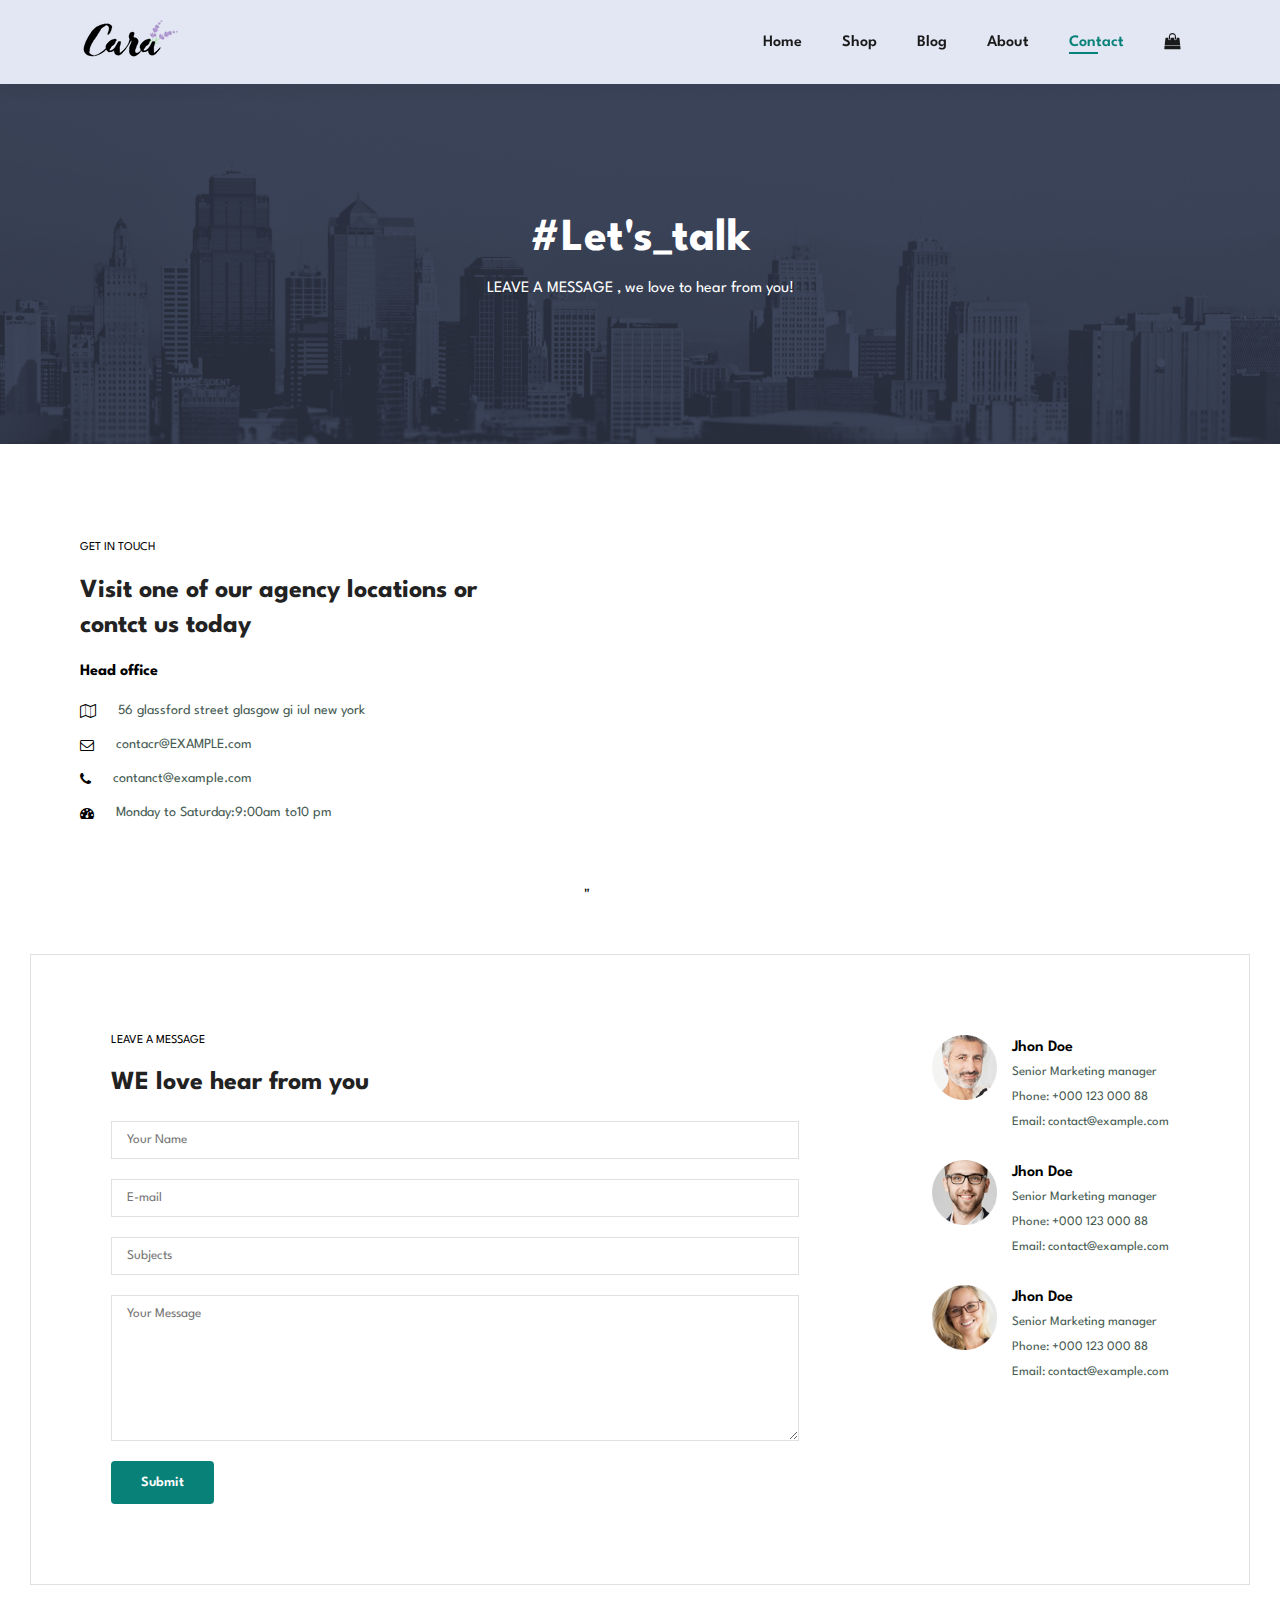
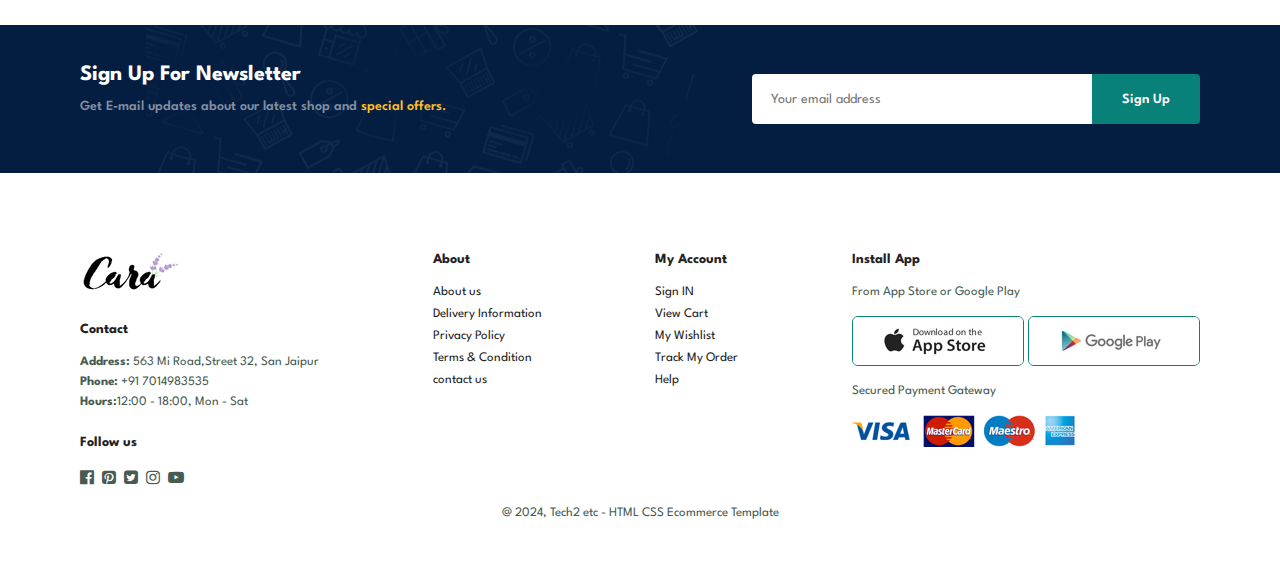
<file: Akshatt project/PROJECT/contact.html>
<!DOCTYPE html>
<html lang="en">
<head>
    <meta charset="UTF-8">
    <meta name="viewport" content="width=device-width, initial-scale=1.0">
    <title> MY Ecommerce Website </title>
    <link rel="stylesheet" href="https://cdnjs.cloudflare.com/ajax/libs/font-awesome/4.7.0/css/font-awesome.min.css">
    <link rel="stylesheet" href="style.css">
</head>
<body>

    <section id="header">
        <a href="#"><img src="image/LOGO.png" class="logo" alt=""></a>
        <div>
            <ul id="navbar">
                <li><a href="index.html">Home</a></li>
                <li><a href="shop.html">Shop</a></li>
                <li><a  href="blog.html">Blog</a></li>
                <li><a href="about.html">About</a></li>
                <li><a  class="active" href="contact.html">Contact</a></li>
                <li><a href="cart.html"><i class="fa fa-shopping-bag" aria-hidden="true">

                </i></a></li>
            </ul>
        </div>
    </section>

    <section id="page-header" class="about-header">
        <h2>#Let's_talk</h2>

        
        <p>LEAVE A MESSAGE , we love to hear from you!</p>
        
    </section>
    <section id="contact-details" class="section-p1">
        <div class="details">
            <span>GET IN TOUCH</span>
            <h2>Visit one  of our agency locations or contct us today</h2>
            <h3>Head office</h3>
        <div>
        <li>
            
<i class="fa fa-map-o"></i>

            <p>56  glassford street glasgow gi iul new york</p>
        </li>
        <li>
            <i class="fa fa-envelope-o"></i>

            <p>contacr@EXAMPLE.com</p>
        </li>
        <li>
            
<i class="fa fa-phone"></i>

            <p>contanct@example.com</p>
        </li>
        <li>
            
            <i class="fa fa-dashboard"></i>

            <p>Monday to Saturday:9:00am to10 pm</p>
        </li>

        </div>
        </div>
        <div class="map">
    <iframe src="https://www.google.com/maps/embed?pb=!1m18!1m12!1m3!1d3561.5335036015595!2d75.81124757359996!3d26.79113626530808!2m3!1f0!2f0!3f0!3m2!1i1024!2i768!4f13.1!3m3!1m2!1s0x396dc985c3a6b45d%3A0xcc076a5ba049d53e!2sJaipuria%20Institute%20of%20Management%2C%20Jaipur!5e0!3m2!1sen!2sin!4v1718462692273!5m2!1sen!2sin" width="600" height="450" style="border:0;" allowfullscreen="" loading="lazy" referrerpolicy="no-referrer-when-downgrade"></iframe>"
        </div>

    </section>
    <section id="form-details">
        <form action="">
            <span>LEAVE A MESSAGE</span>
            <h2>WE love hear from you</h2>
            <input type="text" placeholder="Your Name">
            
            <input type="text" placeholder="E-mail">
            
            <input type="text" placeholder="Subjects">
            <textarea name="" id="" cols="30" rows="10" placeholder="Your Message"></textarea>
            <button class="normal">Submit</button>

        </form>
        <div class="people">
            <div>
        <img src="image/1.png" alt="">
        <p><span>Jhon Doe</span> Senior Marketing manager<br> Phone: +000 123 000 88 <br>Email: contact@example.com</p>
        </div>
        <div>
            <img src="image/2.png" alt="">
            <p><span>Jhon Doe</span> Senior Marketing manager<br> Phone: +000 123 000 88 <br>Email: contact@example.com</p>
            </div>
        
        <div>
            <img src="image/3.png" alt="">
            <p><span>Jhon Doe</span>Senior Marketing manager<br> Phone: +000 123 000 88 <br>Email: contact@example.com</p>
            </div>
        </div>
    </div>
    </section>
    <section id="newsletter" class="section-p1  section-m1">
        <div class="newstext">
            <h4>Sign Up For Newsletter</h4>
            <p>Get E-mail updates about our latest shop and <span>special offers.</span></p>
        </div>
        <div class="form">
            <input type="text" placeholder="Your email address">
            <button class="normal">Sign Up</button>
        </div>
    </section>

            <footer class="section-p1">
                <div class="col">
                    <img  class="LOGO" src="image/LOGO.png" alt="">
                    <h4>Contact</h4>
                    <p><strong>Address:</strong> 563 Mi Road,Street 32, San Jaipur</p>
                    <p><strong>Phone:</strong> +91 7014983535</p>
                    <p><strong>Hours:</strong>12:00 - 18:00, Mon - Sat</p>
                    <div class="follow">
                        <h4>Follow us</h4>
                        <div class="icon">
                            <i class="fa fa-facebook-official"></i>
                            <i class="fa fa-pinterest-square"></i>
                            <i class="fa fa-twitter-square"></i>
                            <i class="fa fa-instagram"></i>
                            <i class="fa fa-youtube-play"></i>
                        </div>
                    </div>

                </div>
                <div class="col">
                    <h4>About</h4>
                    <a href="#">About us</a>
                    <a href="#">Delivery Information</a>
                    <a href="#">Privacy Policy</a>
                    <a href="#">Terms & Condition</a>
                    <a href="#">contact us</a>
                </div>
                <div class="col">
                    <h4>My Account</h4>
                    <a href="#">Sign IN</a>
                    <a href="#">View Cart</a>
                    <a href="#">My Wishlist</a>
                    <a href="#">Track My Order</a>
                    <a href="#">Help</a>
                </div>
                <div class="col install">
                    <h4>Install App</h4>
                    <p>From App Store or Google Play</p>
                    <div class="row">
                        <img src="image/app.jpg" alt="">
                        <img src="image/play.jpg" alt="">

                    </div>
                    <p>Secured Payment Gateway</p> 
                    <img src="image/pay.png" alt="">

                </div>
                <div class="copyright">
                    <p>@ 2024, Tech2 etc - HTML CSS Ecommerce Template </p>
                </div>

            </footer>



</body>
</html>
</file>
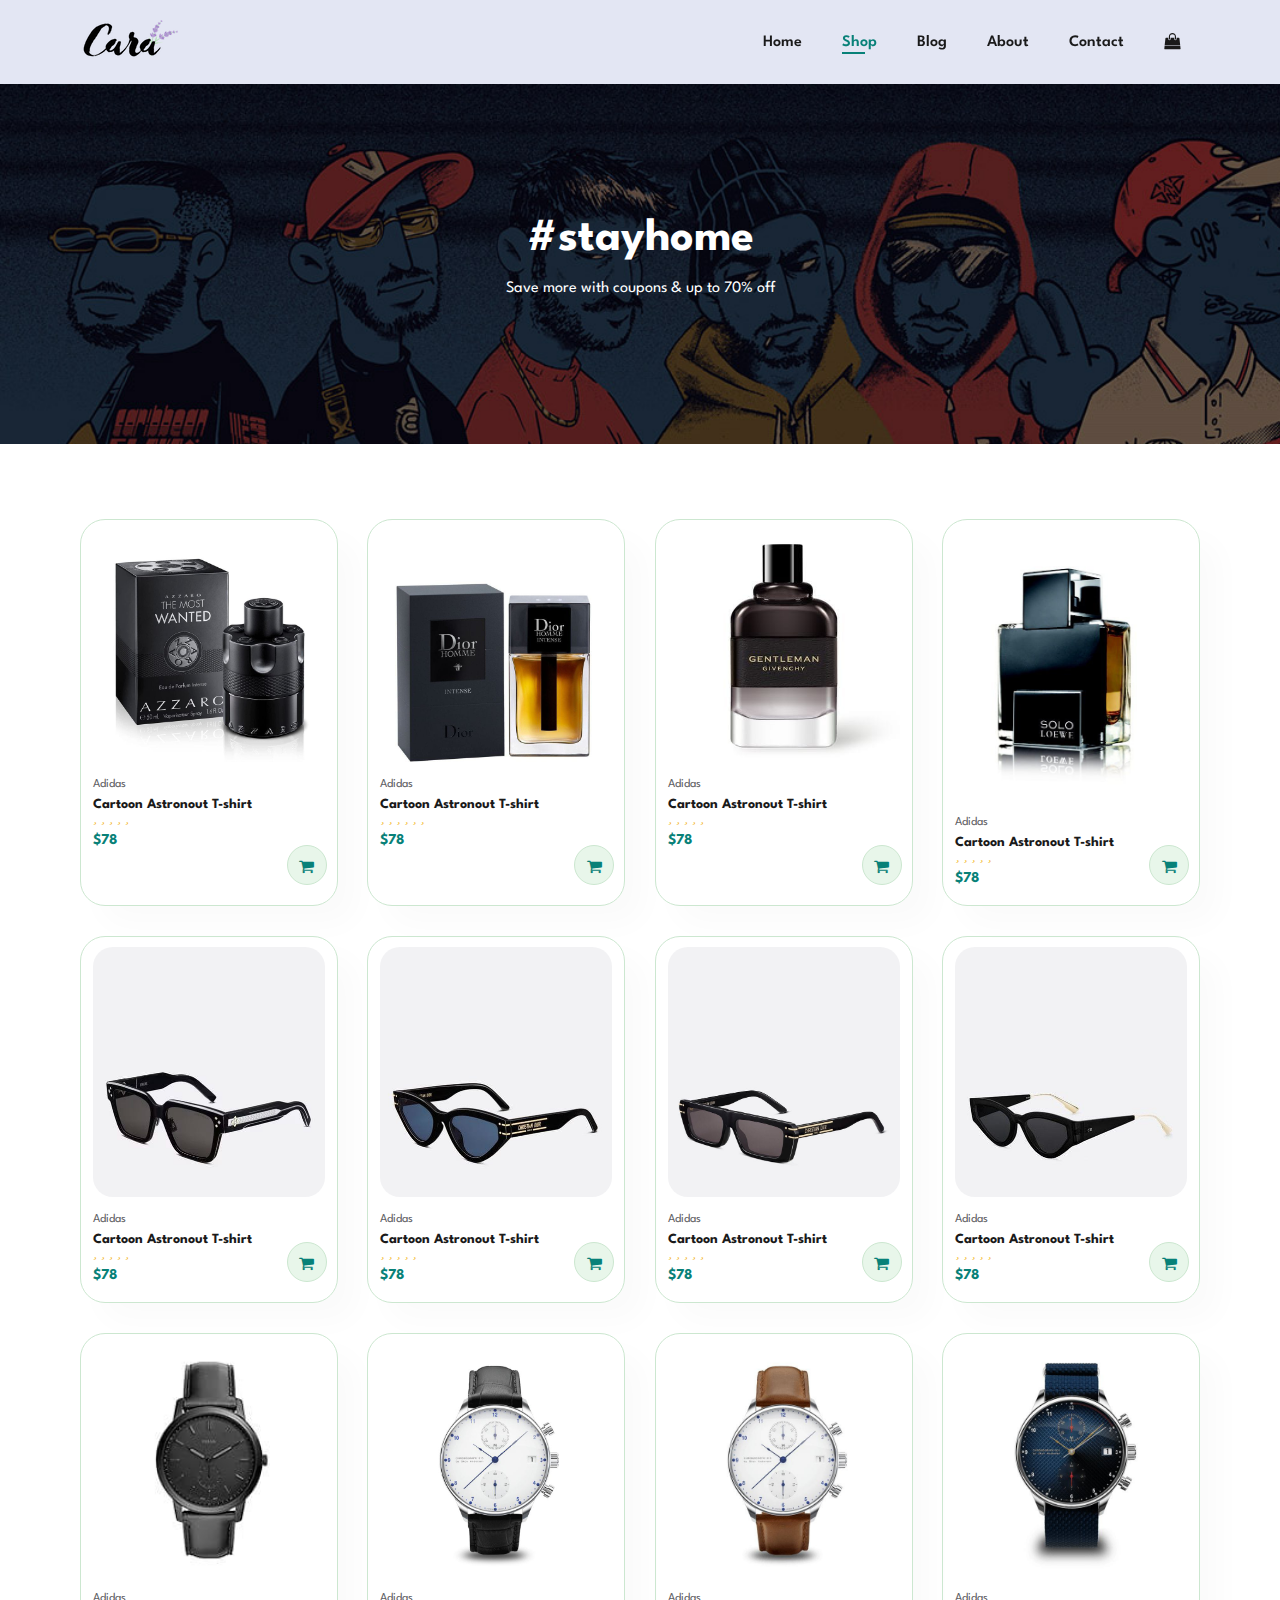
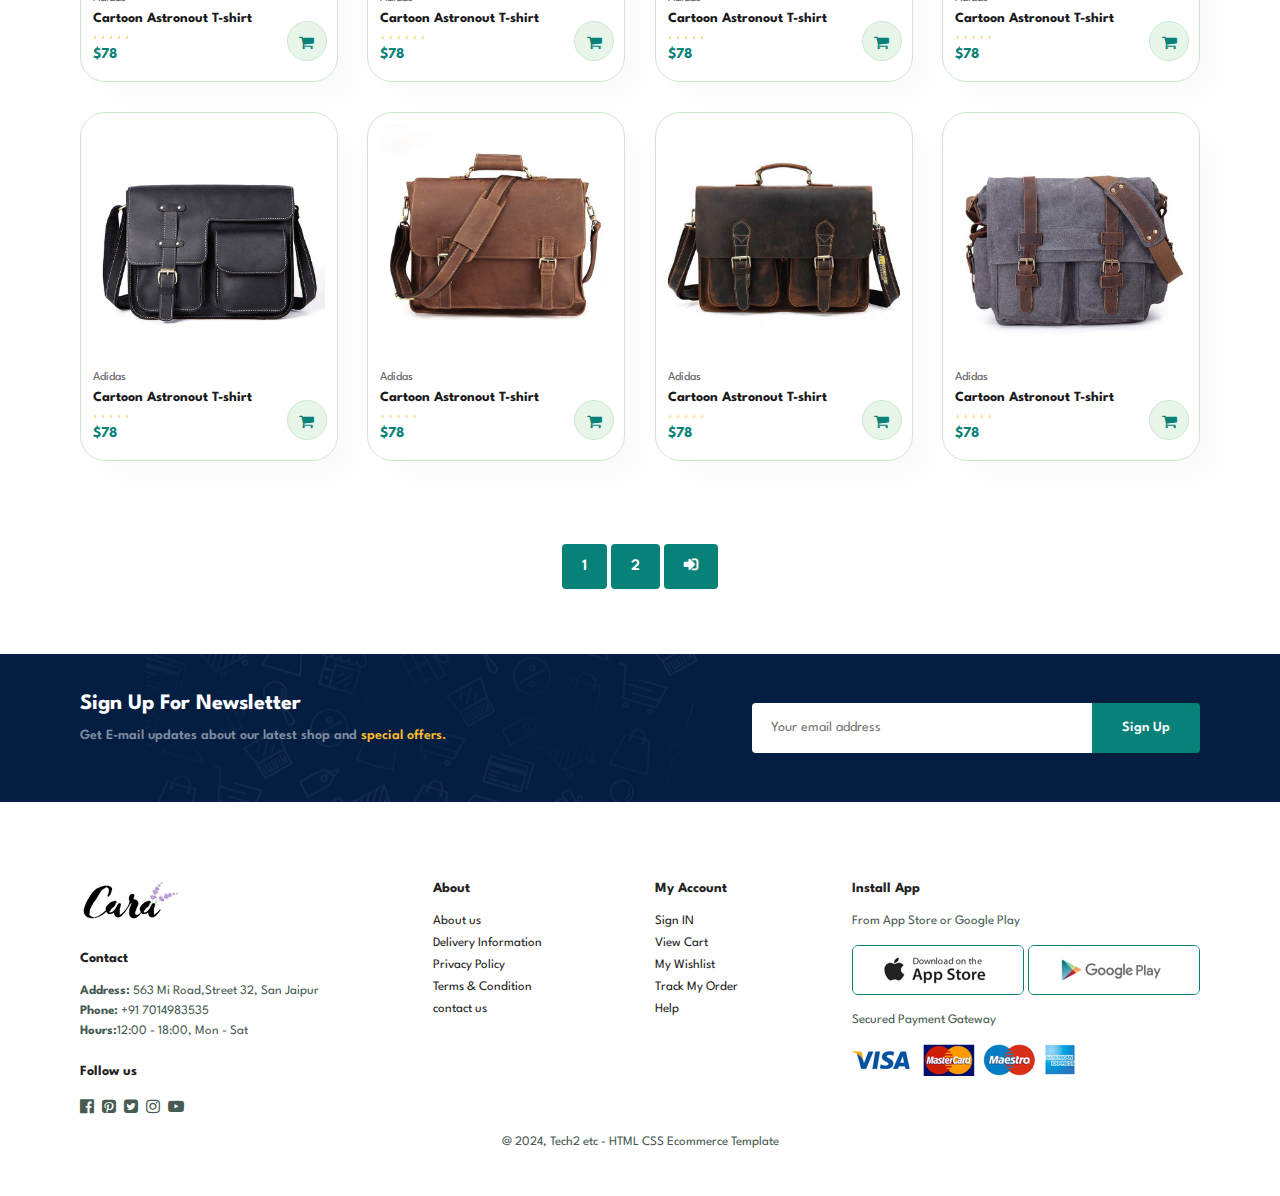
<file: Akshatt project/PROJECT/shop.html>
<!DOCTYPE html>
<html lang="en">
<head>
    <meta charset="UTF-8">
    <meta name="viewport" content="width=device-width, initial-scale=1.0">
    <title> MY Ecommerce Website </title>
    <link rel="stylesheet" href="https://cdnjs.cloudflare.com/ajax/libs/font-awesome/4.7.0/css/font-awesome.min.css">
    <link rel="stylesheet" href="style.css">
</head>
<body>

    <section id="header">
        <a href="#"><img src="image/LOGO.png" class="logo" alt=""></a>
        <div>
            <ul id="navbar">
                <li><a href="index.html">Home</a></li>
                <li><a class="active" href="shop.html">Shop</a></li>
                <li><a href="blog.html">Blog</a></li>
                <li><a href="about.html">About</a></li>
                <li><a href="contact.html">Contact</a></li>
                <li><a href="cart.html"><i class="fa fa-shopping-bag" aria-hidden="true">

                </i></a></li>
            </ul>
        </div>
    </section>

    <section id="page-header">
        
        <h2>#stayhome</h2>
        
        <p>Save more with coupons & up to 70% off</p>
        
    </section>
    
    <section id="products1" class="section-p1">
   
        
    <div class="pro-container">
        <div class="pro" onclick="window.location.href='sproduct.html';">
            <img src="image/p1.jpg" alt="">
            <div class="des">
                <span>Adidas</span>
                <h5>Cartoon Astronout T-shirt</h5>
                <div class="star">
                <i class="fas fa-star"></i>
                <i class="fas fa-star"></i>
                <i class="fas fa-star"></i>
                <i class="fas fa-star"></i>
                <i class="fas fa-star"></i>
            </div>
            <h4>$78</h4>
            </div>
            <a href="#"><i class="fa fa-shopping-cart cart"></i></a>
        </div>
    <div class="pro">
        <img src="image/p2.jpg" alt="">
        <div class="des">
            <span>Adidas</span>
            <h5>Cartoon Astronout T-shirt</h5>
            <div class="star">
            <i class="fas fa-star"></i>
            <i class="fas fa-star"></i>
            <i class="fas fa-star"></i>
            <i class="fas fa-star"></i>
            <i class="fas fa-star"></i>
            <i class="fas fa-star"></i>
        </div>
        <h4>$78</h4>

    </div>
    <a href="#"><i class="fa fa-shopping-cart cart"></i></a>
    
</div>
<div class="pro">
    <img src="image/p3.jpg" alt="">
    <div class="des">
        <span>Adidas</span>
        <h5>Cartoon Astronout T-shirt</h5>
        <div class="star">
        <i class="fas fa-star"></i>
        <i class="fas fa-star"></i>
        <i class="fas fa-star"></i>
        <i class="fas fa-star"></i>
        <i class="fas fa-star"></i>
    </div>
    <h4>$78</h4>

</div>
<a href="#"><i class="fa fa-shopping-cart cart"></i></a>
</div>
<div class="pro">
    <img src="image/p4.jpg" alt="">
    <div class="des">
        <span>Adidas</span>
        <h5>Cartoon Astronout T-shirt</h5>
        <div class="star">
        <i class="fas fa-star"></i>
        <i class="fas fa-star"></i>
        <i class="fas fa-star"></i>
        <i class="fas fa-star"></i>
        <i class="fas fa-star"></i>
    </div>
    <h4>$78</h4>

</div>
<a href="#"><i class="fa fa-shopping-cart cart"></i></a>
</div>
<div class="pro">
    <img src="image/c1.jpg" alt="">
    <div class="des">
        <span>Adidas</span>
        <h5>Cartoon Astronout T-shirt</h5>
        <div class="star">
        <i class="fas fa-star"></i>
        <i class="fas fa-star"></i>
        <i class="fas fa-star"></i>
        <i class="fas fa-star"></i>
        <i class="fas fa-star"></i>
    </div>
    <h4>$78</h4>

</div>
<a href="#"><i class="fa fa-shopping-cart cart"></i></a>
</div>
<div class="pro">
    <img src="image/c2.jpg" alt="">
    <div class="des">
        <span>Adidas</span>
        <h5>Cartoon Astronout T-shirt</h5>
        <div class="star">
        <i class="fas fa-star"></i>
        <i class="fas fa-star"></i>
        <i class="fas fa-star"></i>
        <i class="fas fa-star"></i>
        <i class="fas fa-star"></i>
    </div>
    <h4>$78</h4>
    </div>
    
    <a href="#"><i class="fa fa-shopping-cart cart"></i></a>
</div>

    <div class="pro">
        <img src="image/c3.jpg" alt="">
        <div class="des">
            <span>Adidas</span>
            <h5>Cartoon Astronout T-shirt</h5>
            <div class="star">
            <i class="fas fa-star"></i>
            <i class="fas fa-star"></i>
            <i class="fas fa-star"></i>
            <i class="fas fa-star"></i>
            <i class="fas fa-star"></i>
        </div>
        <h4>$78</h4>

    </div>

    <a href="#"><i class="fa fa-shopping-cart cart"></i></a>
</div>

<div class="pro">
    <img src="image/c4.jpg" alt="">
    <div class="des">
        <span>Adidas</span>
        <h5>Cartoon Astronout T-shirt</h5>
        <div class="star">
        <i class="fas fa-star"></i>
        <i class="fas fa-star"></i>
        <i class="fas fa-star"></i>
        <i class="fas fa-star"></i>
        <i class="fas fa-star"></i>
    </div>
    <h4>$78</h4>
</div>
<a href="#"><i class="fa fa-shopping-cart cart"></i></a>
</div>          
<div class="pro">
<img src="image/w1.jpg" alt="">
 <div class="des">
 <span>Adidas</span>
<h5>Cartoon Astronout T-shirt</h5>
<div class="star">
 <i class="fas fa-star"></i>
<i class="fas fa-star"></i>
                        <i class="fas fa-star"></i>
                        <i class="fas fa-star"></i>
                        <i class="fas fa-star"></i>
                    </div>
                    <h4>$78</h4>
                    </div>
                    <a href="#"><i class="fa fa-shopping-cart cart"></i></a>
                
            </div>
            <div class="pro">
                <img src="image/w2.jpg" alt="">
                <div class="des">
                    <span>Adidas</span>
                    <h5>Cartoon Astronout T-shirt</h5>
                    <div class="star">
                    <i class="fas fa-star"></i>
                    <i class="fas fa-star"></i>
                    <i class="fas fa-star"></i>
                    <i class="fas fa-star"></i>
                    <i class="fas fa-star"></i>
                    <i class="fas fa-star"></i>
                </div>
                <h4>$78</h4>
        
            </div>
            <a href="#"><i class="fa fa-shopping-cart cart"></i></a>
        </div>
        <div class="pro">
            <img src="image/w3.jpg" alt="">
            <div class="des">
                <span>Adidas</span>
                <h5>Cartoon Astronout T-shirt</h5>
                <div class="star">
                <i class="fas fa-star"></i>
                <i class="fas fa-star"></i>
                <i class="fas fa-star"></i>
                <i class="fas fa-star"></i>
                <i class="fas fa-star"></i>
            </div>
            <h4>$78</h4>
        
        </div>
        <a href="#"><i class="fa fa-shopping-cart cart"></i></a>
        </div>
        <div class="pro">
            <img src="image/w4.jpg" alt="">
            <div class="des">
                <span>Adidas</span>
                <h5>Cartoon Astronout T-shirt</h5>
                <div class="star">
                <i class="fas fa-star"></i>
                <i class="fas fa-star"></i>
                <i class="fas fa-star"></i>
                <i class="fas fa-star"></i>
                <i class="fas fa-star"></i>
            </div>
            <h4>$78</h4>
        
        </div>
        <a href="#"><i class="fa fa-shopping-cart cart"></i></a>
        </div>
        <div class="pro">
            <img src="image/bag1.jpg" alt="">
            <div class="des">
                <span>Adidas</span>
                <h5>Cartoon Astronout T-shirt</h5>
                <div class="star">
                <i class="fas fa-star"></i>
                <i class="fas fa-star"></i>
                <i class="fas fa-star"></i>
                <i class="fas fa-star"></i>
                <i class="fas fa-star"></i>
            </div>
            <h4>$78</h4>
        
        </div>
        <a href="#"><i class="fa fa-shopping-cart cart"></i></a>
        
        
        </div>
        <div class="pro">
            <img src="image/bag2.jpg" alt="">
            <div class="des">
                <span>Adidas</span>
                <h5>Cartoon Astronout T-shirt</h5>
                <div class="star">
                <i class="fas fa-star"></i>
                <i class="fas fa-star"></i>
                <i class="fas fa-star"></i>
                <i class="fas fa-star"></i>
                <i class="fas fa-star"></i>
            </div>
            <h4>$78</h4>
            </div>
            
            <a href="#"><i class="fa fa-shopping-cart cart"></i></a>
        </div>
        
            <div class="pro">
                <img src="image/bag3.jpg" alt="">
                <div class="des">
                    <span>Adidas</span>
                    <h5>Cartoon Astronout T-shirt</h5>
                    <div class="star">
                    <i class="fas fa-star"></i>
                    <i class="fas fa-star"></i>
                    <i class="fas fa-star"></i>
                    <i class="fas fa-star"></i>
                    <i class="fas fa-star"></i>
                </div>
                <h4>$78</h4>
        
            </div>
        
            <a href="#"><i class="fa fa-shopping-cart cart"></i></a>
        </div>
        
        <div class="pro">
            <img src="image/bag4.jpg" alt="">
            <div class="des">
                <span>Adidas</span>
                <h5>Cartoon Astronout T-shirt</h5>
                <div class="star">
                <i class="fas fa-star"></i>
                <i class="fas fa-star"></i>
                <i class="fas fa-star"></i>
                <i class="fas fa-star"></i>
                <i class="fas fa-star"></i>
            </div>
            <h4>$78</h4>
        </div>
        <a href="#"><i class="fa fa-shopping-cart cart"></i></a>
        </div>
        </div>
        
        
        
        
        
            </section>
            <section id="pagination" class="section-p1">
                <a href"#">1</a>
                <a href"#">2</a>
                <a href"#"><i class="fa fa-sign-in"></i></a>
            </section>
          
            
            <section id="newsletter" class="section-p1  section-m1">
                <div class="newstext">
                    <h4>Sign Up For Newsletter</h4>
                    <p>Get E-mail updates about our latest shop and <span>special offers.</span></p>
                </div>
                <div class="form">
                    <input type="text" placeholder="Your email address">
                    <button class="normal">Sign Up</button>
                </div>
            </section>
            <footer class="section-p1">
                <div class="col">
                    <img  class="LOGO" src="image/LOGO.png" alt="">
                    <h4>Contact</h4>
                    <p><strong>Address:</strong> 563 Mi Road,Street 32, San Jaipur</p>
                    <p><strong>Phone:</strong> +91 7014983535</p>
                    <p><strong>Hours:</strong>12:00 - 18:00, Mon - Sat</p>
                    <div class="follow">
                        <h4>Follow us</h4>
                        <div class="icon">
                            <i class="fa fa-facebook-official"></i>
                            <i class="fa fa-pinterest-square"></i>
                            <i class="fa fa-twitter-square"></i>
                            <i class="fa fa-instagram"></i>
                            <i class="fa fa-youtube-play"></i>
                        </div>
                    </div>

                </div>
                <div class="col">
                    <h4>About</h4>
                    <a href="#">About us</a>
                    <a href="#">Delivery Information</a>
                    <a href="#">Privacy Policy</a>
                    <a href="#">Terms & Condition</a>
                    <a href="#">contact us</a>
                </div>
                <div class="col">
                    <h4>My Account</h4>
                    <a href="#">Sign IN</a>
                    <a href="#">View Cart</a>
                    <a href="#">My Wishlist</a>
                    <a href="#">Track My Order</a>
                    <a href="#">Help</a>
                </div>
                <div class="col install">
                    <h4>Install App</h4>
                    <p>From App Store or Google Play</p>
                    <div class="row">
                        <img src="image/app.jpg" alt="">
                        <img src="image/play.jpg" alt="">

                    </div>
                    <p>Secured Payment Gateway</p> 
                    <img src="image/pay.png" alt="">

                </div>
                <div class="copyright">
                    <p>@ 2024, Tech2 etc - HTML CSS Ecommerce Template </p>
                </div>

            </footer>



</body>
</html>
</file>
<file: Akshatt project/PROJECT/style.css>
@import url("https://fonts.googleapis.com/css?family=Spartan");
*{
    margin: 0;
    padding: 0;
    box-sizing: border-box;
    font-family: 'Spartan',serif;
}
h1{
    font-size: 50px;
    line-height: 64px;
    color:#222;

}
h2{
    font-size: 46px;
    line-height: 54px;
    color:#222;

}



h4{
    
    font-size: 20px;
    color:#222;

}
h6{
    font-weight: 700;
    font-size: 12px;

}
p{
    font-size: 16px;
    color:#465b52;
    margin: 15px 0 20px 0;
}
.section-p1{
    padding: 40px 80px;
}
.section-m1{
    margin: 40px 0;
}
button.normal{
    font-size: 14px;
    font-weight: 600;
    padding: 15px 30px;
    color:#000;
    background-color: #fff;
    border-radius: 4px;
    cursor: pointer;
    border:none;
    outline:none;
    transition:0.2s
}

button.white{
    font-size: 13px;
    font-weight: 600;
    padding: 11px 18px;
    color:#fff;
    background-color: transparent;
    cursor: pointer;
    border:1px solid #fff;
    outline:none;
    transition:0.2s
}
body{
     width:100%;
}

/* Home start*/
#header{
    display: flex;
    align-items: center;
    justify-content: space-between;
    padding: 20px 80px;
    background:#E3E6F3;
    box-shadow: 0 5px 15px rgba(0, 0, 0, 0.06);
    z-index:999;
    position:sticky;
    top:0;
    left:0;


}
#navbar{
    display: flex;
    align-items: center;
    justify-content: center;
}
#navbar li{
    list-style: none;
    padding: 0 20px;
    position: relative;
}
#navbar li a{
     text-decoration: none;
     font-size: 16px;
     font-weight: 600;
     color: #1a1a1a;
     transition: 0.3s ease;
}
#navbar li a:hover,
#navbar li a.active{
    color:#088178;

}
#navbar li a.active::after,
#navbar li a:hover::after{
    content:"";
    width:30%;
    height: 2px;
    background:#088178;
    position: absolute;
    bottom:-4px;
    left:20px;
}
/* Home page*/
#hero{
    background-image: url("image/hero4.jpg");
    height:90vh;
    width:100%;
    background-size: cover;
    background-position: top 25% right 0;
    padding: 0 80px;
    display:flex;
    flex-direction:column;
    align-items: flex-start;
    justify-content: center;
}
#hero h4{
    padding-bottom: 15px;
}
#hero h1{
    color: #088178;
}
#hero button{
    background-image: url("image/button.png");
    background-color: transparent;
    color:#088178;
     border:0;
     padding:14px 80px 14px  65px;
background-repeat: no-repeat;
cursor: pointer;
font-weight:700px;
font-size: 15px;

}
#feature{
    display: flex;
    align-items:center;
    justify-content: space-between;
    flex-wrap: wrap;
}
#feature .fe-box{
    width: 180px;
    text-align: center;
    padding: 25px 15px;
}
#feature .fe-box{
    width:180px;
    text-align: center;
    padding: 25px 15px;
    box-shadow: 20px 20px 34px rgba(0, 0, 0, 0.03);
    border:1px solid #cce7d0;
    border-radius: 4px;
    margin: 15px 0;
}
#feature .fe-box:hover{
    box-shadow: 10px 10px 54px rgba(70, 62, 221, 0.1);

    
}
#feature .fe-box img{
     width:100%;
     margin-bottom: 10px;
}

#feature .fe-box h6{
    display: inline-block;
    padding: 9px 8px 6px 8px;
    line-height: 1;
    border-radius: 4px;
    color:#088178;
    background-color:#fddde4;
}
#feature .fe-box:nth-child(2) h6{
    background-color: #cdebbc;


}

#feature .fe-box:nth-child(3) h6{
    background-color: #d1e8f2;


}

#feature .fe-box:nth-child(4) h6{
    background-color: #cdd4f8;


}

#feature .fe-box:nth-child(5) h6{
    background-color: #f6dbf6;


}

#feature .fe-box:nth-child(6) h6{
    background-color: #fff2e5;


}
#products1{
    text-align: center;
}
#products1 .pro-container{
    display:flex;
    justify-content: space-between;
    padding-top:20px;
    flex-wrap:wrap;
}
#products1 .pro{
    width: 23%;
    min-width: 250px;
    padding: 10px 12px;
    border: 1px solid #cce7d0;
    border-radius: 25px;
    cursor:pointer;
    box-shadow: 20px 20px 30px rgba(0, 0, 0, 0.02);
    margin: 15px 0;
    transition:0.2s ease;
    position: relative;
}
#products1 .pro:hover{
    box-shadow: 20px 20px 30px rgba(0, 0, 0, 0.06);

}
#products1 .pro img{
    width: 100%;
    border-radius: 20px;

}
#products1 .pro .des{
    text-align:start;
    padding: 10px 0;
}
#products1 .pro .des span{
    color:#606063;
    font-size: 12px;
}
#products1 .pro .des h5{
    padding-top:7px;
    color:#1a1a1a;
    font-size: 14px;
}
#products1 .pro .des i{
    font-size: 12px;
    color: rgb( 243, 181, 25);
}
#products1 .pro .des h4{
    padding-top: 7px;
    font-size: 15px;
    font-weight: 700;
    color:#088178;
}
#products1 .pro .cart{
    width: 40px;
    height: 40px;
    line-height: 40px;
    border-radius:50px ;
    background-color: #e8f6ea;
    font-weight: 500;
    color:#088178;
    border: 1px solid #cce7d0;
    position:absolute;
    bottom:20px;
    right:10px;

}
#banner{
    display:flex;
    flex-direction: column;
    justify-content: center;
    align-items: center;
    text-align: center;
    background-image: url("image/b2.jpg");
    width:100%;
    height:40vh;
    background-size: cover;
    background-position: center;
    
}
#banner h4{
    color:#fff;
    font-size: 16px;

}
#banner h2{
    color: #fff;
    font-size: 30px;
    padding: 10px 0;

}
#banner h2 span{
    color: #ef3636;
    

}
#banner button:hover{
    background: #088178;
    color:#fff;

}
#sm-banner{
    display:flex;
    justify-content: space-between;
    flex-wrap: wrap;
}
#sm-banner .banner-box{
    display:flex;
    flex-direction: column;
    justify-content: center;
    align-items: flex-start;
    background-image: url("image/b17.jpg");
    min-width:1240px;
    height:50vh;
    background-size: cover;
    background-position: center;
    padding:30px;

}
#sm-banner .banner-box2{
    background-image: url("image/b10.jpg");

}
#sm-banner h4{
    color:#fff;
    font-size: 20px;
    font-weight: 300;

}
#sm-banner h2{
    color:#fff;
    font-size: 28px;
    font-weight: 800;

}
#sm-banner span{
    color:#fff;
    font-size: 14px;
    font-weight: 500;
    padding-bottom: 15px;

}
#sm-banner  .banner-box:hover button{
    background: #088178;
    border:1px solid #088178;
}
#banner3{
    display:flex;
    justify-content: space-between;
    flex-wrap:wrap;
    padding: 0 80px;
}
#banner3 .banner-box{
    display:flex;
    flex-direction: column;
    justify-content: center;
    align-items: flex-start;
    background-image: url("image/b7.jpg");
    min-width:30%;
    height:30vh;
    background-size: cover;
    background-position: center;
    padding:20px;
    margin-bottom:20px;

}
#banner3 .banner-box2{

    background-image: url("image/b4.jpg");
}
#banner3 .banner-box3{
    background-image: url("image/b18.jpg");
}
#banner3 h2{
    color:#fff;
    font-weight: 900;
    font-size: 22px;

}
#banner3 h3{
        color: #ec544e;
        font-weight: 800;
        font-size: 15px;
    
}

#newsletter{
    display: flex;
    justify-content: space-between;
    flex-wrap: wrap;
    align-items: center;
    background-image: url("image/b14.png");
    background-repeat: no-repeat;
    background-position: 20% 30%;
    background-color: #041e42;

}
#newsletter h4{
    font-size: 22px;
    font-weight: 700;
    color:#fff;
}
#newsletter p{
    font-size: 14px;
    font-weight: 600;
    color:#818ea0
}
#newsletter p span{
    color:#ffbd27;
}
#newsletter .form{
    display:flex;
    width:40%;
}
#newsletter input{
    height:3.125rem;
    padding: 0 1.25em;
    font-size: 14px;
    width:100%;
    border:1px solid transparent;
    border-radius: 4px;
    outline: none;
    border-top-right-radius: 0;
    border-bottom-right-radius: 0;

}
#newsletter button{
    background-color: #088178;
    color:#fff;
    white-space: nowrap;
    border-top-left-radius: 0;
    border-bottom-left-radius: 0;

}
footer{
    display:flex;
    flex-wrap: wrap;
    justify-content: space-between;
}
footer .col{
    display:flex;
    flex-direction: column;
    align-items:flex-start;
    margin-bottom: 20px;


}
footer .LOGO{
    margin-bottom: 30px;

}
footer h4{
    font-size: 14px;
    padding-bottom: 20px;

}
footer p{
    font-size: 13px;
    margin: 0 0 8px 0;

    
}
footer a {
    font-size: 13px;
    text-decoration: none;
    color: #222;
    margin-bottom: 10px;
}        
footer .follow{
    margin-top: 20px;

}
footer .follow i{
    color:#465b52;
    padding-right: 4px;
    cursor: pointer;
}
footer .install .row img{
    border: 1px solid #088178;
    border-radius: 6px;
}
footer .install img{
    margin: 10px 0 15px 0;

}
footer .follow i:hover,
footer a:hover{
    color:#088178;
}
footer .copyright{
    width:100%;
    text-align: center;
}
/*shop page*/
#page-header{
    background-image: url("image/b1.jpg");
    width:100%;
    height:40vh;
    background-size: cover;
    display: flex;
    justify-content: center;
    text-align: center;
    flex-direction: column;
    padding:14px;
}
#page-header h2,
#page-header p{
    color:#fff;
}
#pagination{
    text-align: center;

}
#pagination a {
    text-decoration: none;
    background-color: #088178;
    padding: 15px 20px;
    border-radius: 4px;

    color: #fff;
    font-weight: 600;
}
#pagination a i{
    font-size: 16px;
    font-weight: 600;
}
/* single pricucts*/
#prodetails{
     display:flex;
     margin-top: 20px;
}
#prodetails .single-pro-image{
    width: 40%;
    margin-right: 50px;

}
.small-img-group{
    display:flex;
    justify-content: space-between;
}
.small-img-col{
    flex-basis: 24%;
    cursor: pointer;
}
#prodetails .single-pro-details{
    width:50%;
    padding-top: 30px;
}
#prodetails .single-pro-details h4{
    padding:40px 0 20px 0;

}
#prodetails .single-pro-details h2{
    font-size: 24px;

}
#prodetails .single-pro-details select{
    display: block;
    padding: 5px 10px;
    margin-bottom: 10px;
}
#prodetails .single-pro-details input{
    width:40px;
    height:43px;
    padding-left: 10px;
     font-size: 16px;
     margin-right: 10px;
}
#prodetails .single-pro-details input:focus{
    outline:none;
}

#prodetails .single-pro-details button{
    background: #088178;
    color:#fff;
}
#prodetails .single-pro-details span{
    line-height: 20px;
}
/*blog page */

#page-header.blog-header{
    background-image: url("image/blog.jpg");

}
#blog{
    padding: 150px 150px 0 150px;
}
#blog .blog-box{
    display: flex;
    align-items: center;
    width:100%;
    position: relative;

}
#blog .blog-img{
    width: 50%;
    margin-right: 40px;
}
#blog img{
    width:100%;
    height:300px;
    object-fit: cover;
}
#blog .blog-details{
    width: 50%;

}
#blog .blog-details a {
    text-decoration: none;
    font-size: 11px;
    color:#000;
    font-weight: 700;
    position: relative;
    transition: 0.3s;

}#blog .blog-details a::after {
    content:"";
    width: 50px;
    height:1px;
    background-color: #000;
    position: absolute;
    top:4px;
    right: -60px;
}
#blog .blog-details a:hover {
    color: #088178;
}
#blog .blog-details a:hover::after {
    background-color: #088178;
}
#blog .blog-box h1 {
    position: absolute;
    top:-40px;
    left:0;
    font-size: 70px;
    font-weight: 700;
    color:#c9cbce;
    z-index: -9;
}
#page-header.about-header{
    background-image: url("image/banner.png");
}
#about-head{
    display: flex;
    align-items: center;


}

#about-head img{
    width: 50%;
    height: auto;
}
#about-head div{
    padding-left: 40px;
}

#about-app{
    text-align: center;
}
#about-app .video{
    width:70%;
    height: 100%;
    margin: 30px  auto 0 auto;
}
#about-app .video video{
    width: 100%;
    height: 100%;
    border-radius: 20px;
}
#contact-details{
    display:flex;
    align-items: center;
    justify-content: space-between;
}
#contact-details .details{
    width:40%;

}
#contact-details .details span,
#form-details form span{

    font-size: 12px;

    
}
#contact-details .details h2,
#form-details form h2
{
    font-size: 26px;
    line-height: 35px;
    padding: 20px 0;
    
}
#contact-details .details h3{
    font-size: 16px;
    padding-bottom: 15px;
    
}
#contact-details .details li{

    list-style: none;
    display:flex;
    padding: 10px 0;
    
}
#contact-details .details li i{
    font-size: 14px;
    padding-right: 22px;
    
    
}
#contact-details .details li p{
    margin: 0;
    font-size: 14px;
    
}
#contact-details .map{
    width:55%;
    height:400px;
    
}
#contact-details .map iframe{
    width:100%;
    height:100%;
    
}
#form-details {
    display: flex;
    justify-content: space-between;
    margin: 30px;
    padding: 80px;
    border: 1px solid #e1e1e1;

}





#form-details form{
    width: 65%;
    display:flex;
    flex-direction: column;
    align-items: flex-start;
}
#form-details form input,
#form-details form textarea

{
    width:100%;
    padding: 12px 15px;
    outline:none;
    margin-bottom: 20px;
    border: 1px solid #e1e1e1;
}
#form-details form button{
    background-color: #088178;
    color:#fff;
}
#form-details .people div{
    padding-bottom: 25px;
    display: flex;
    align-items: flex-start;
}
#form-details .people div img{
    width:65px;
    height:65px;
    object-fit: cover;
    margin-right: 15px;

}
#form-details .people div p{
    margin:0;
    font-size: 13px;
    line-height: 25px;
}
#form-details .people div p span{
    display:block;
    font-size: 16px;
    font-weight: 600;
    color:#000;

}
#cart table{
    width:100%;
    border-collapse: collapse;
    table-layout: fixed;
    white-space: nowrap;
}
#cart table img{
    width:70px;

}
#cart table td:nth-child(1){

    width:100px;
    text-align: center;

}
#cart table td:nth-child(2){
    width:150px;
    text-align: center;

}
#cart table td:nth-child(3){
    width:250px;
    text-align: center;

}
#cart table td:nth-child(4),
#cart table td:nth-child(5),
#cart table td:nth-child(6),{
width:150px;
    text-align: center;


    
}
#cart table td:nth-child(5) input{
    width: 70px;
    padding: 10px 5px 10px 15px;
}
#cart table thead{
    border: 1px solid #e2e9e1;
    border-left: none;
    border-right: none;
}
#cart table thead td{
    font-weight: 700;
    text-transform: uppercase;
     font-size: 13px;
     padding:18px 0;

    
}
#cart table tbody  tr td{
    padding-top:15px;
}
#cart table tbody td{
    font-size: 13px;
} 
#cart-add{
    display:flex;
    flex-wrap:wrap;
    justify-content: space-between;
}
#coupan{
    width:50%;
    margin-bottom:30px;
}
#coupan h3,
#subtotal h3
{
    padding-bottom: 15px;
}
#coupan input{
    padding: 10px 20px;
    outline:none;
    width:60%;
    margin-right: 10px;
    bottom: 1px solid #e2e9e1;
}
#coupan button,
#subtotal button
{
    background-color: #088178;
    color: #fff;
    padding:12px 20px;
}  
#subtotal{
    width:50%;
    margin-bottom: 30px;
    border:1px solid #e2e9e1;
    padding: 30px;
}  
#subtotal table{
    border-collapse: collapse;
    width: 100%;
    margin-bottom: 20px;
}
#subtotal table td{
    width:50%;
    border: 1px solid #e2e9e1;
    padding: 10px;
    font-size: 13px;
}    
/*Start media query*/
@media (max-width:799px) {
    
}
</file>
